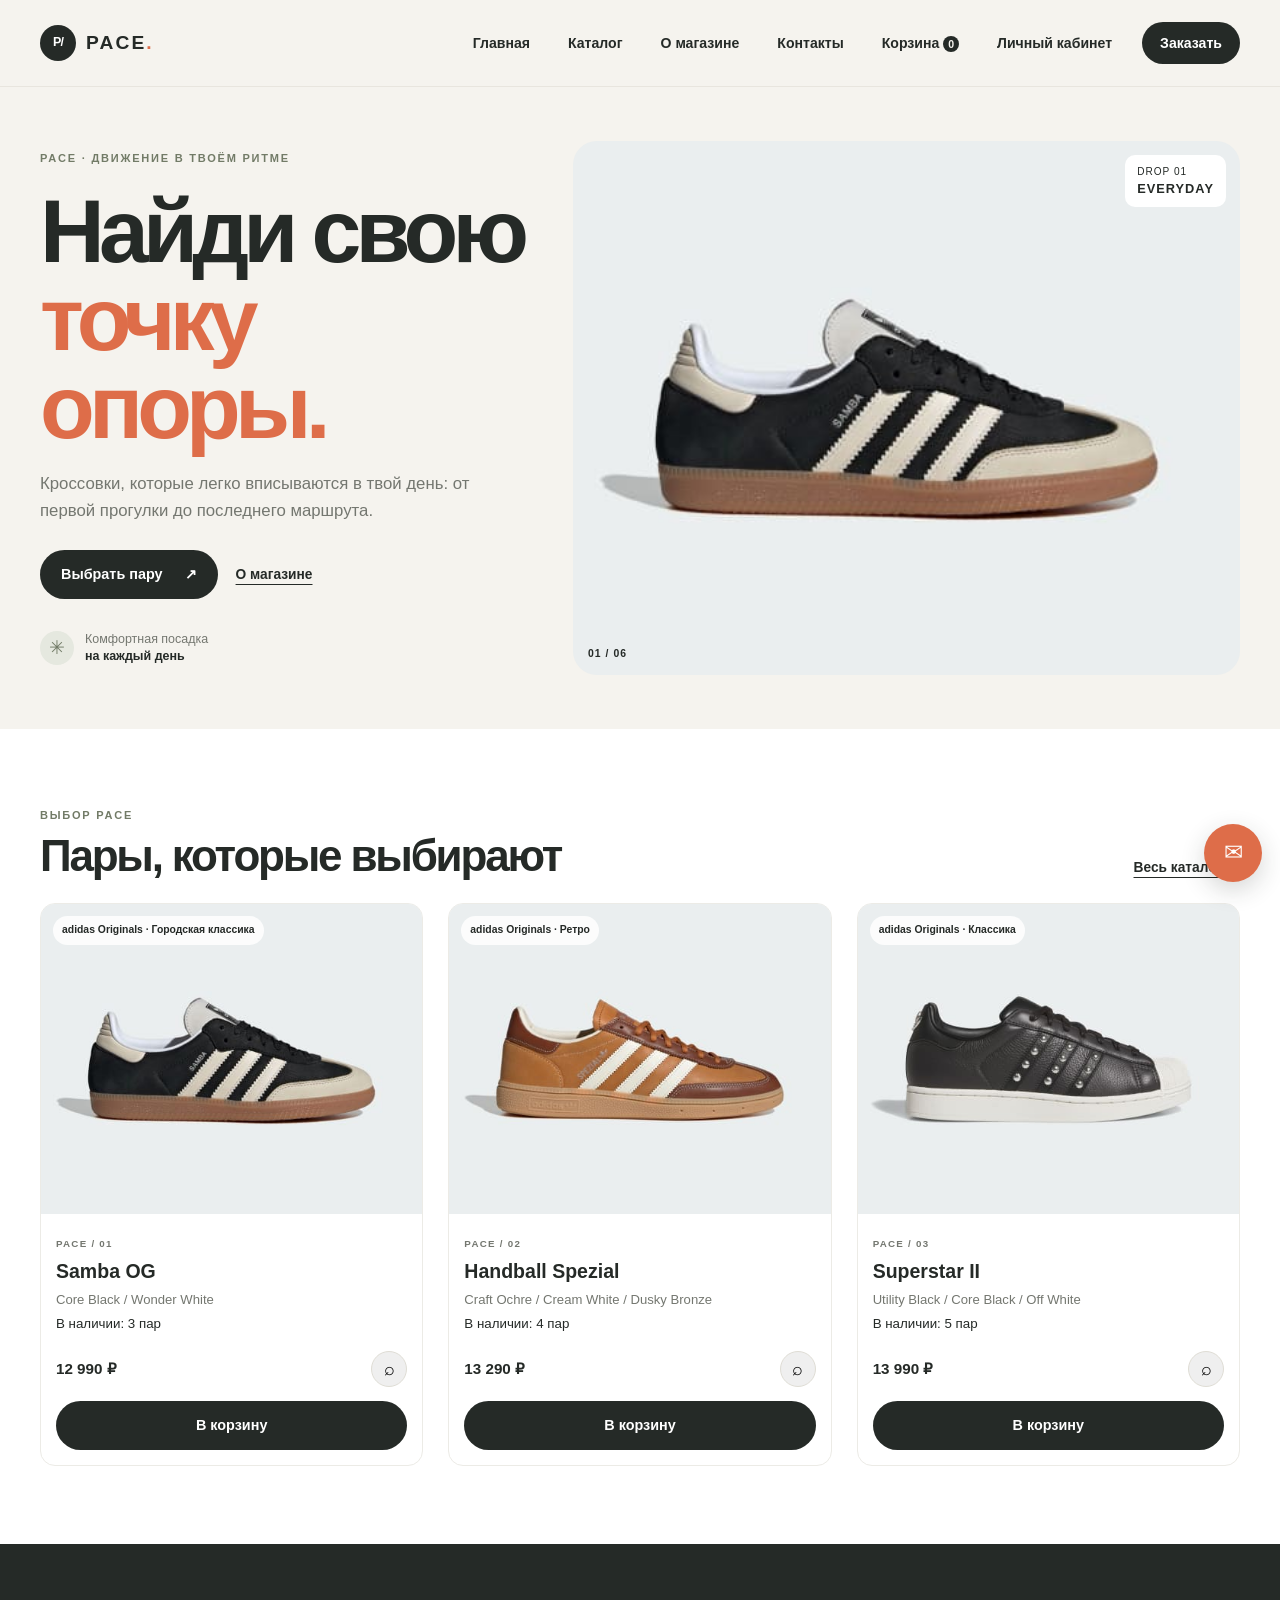
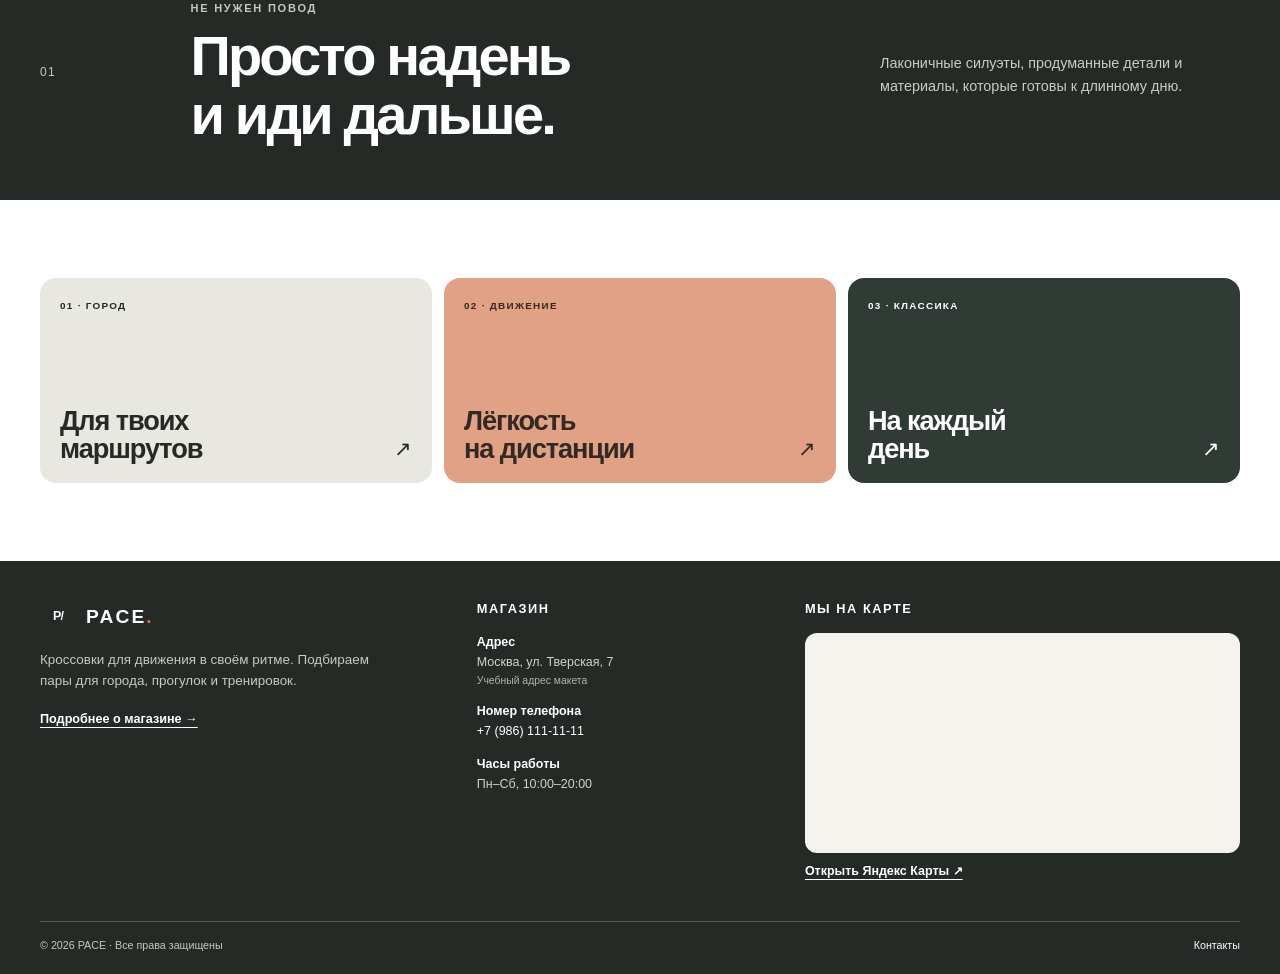
<file: index.html>
<!doctype html><html lang="ru"><head><meta charset="utf-8"><meta name="viewport" content="width=device-width, initial-scale=1"><meta name="theme-color" content="#f5f3ee"><meta name="description" content="PACE — кроссовки для города и активной жизни"><title>Кроссовки для своего ритма — PACE</title><link rel="icon" href="images/pace-favicon.svg" type="image/svg+xml"><link rel="stylesheet" href="css/style.css"><link rel="stylesheet" href="css/responsive.css"></head><body><a class="skip-link" href="#main">Перейти к основному содержимому</a><header class="site-header"><div class="container header-inner"><a class="brand" href="index.html" aria-label="PACE — главная"><span class="brand-mark">P/</span><span>PACE<span class="brand-dot">.</span></span></a><button class="menu-toggle" type="button" aria-expanded="false" aria-controls="site-nav" aria-label="Открыть меню"><span></span><span></span></button><nav class="site-nav" id="site-nav" aria-label="Главная навигация"><a href="index.html" aria-current="page">Главная</a><a href="catalog.html">Каталог</a><a href="about.html">О магазине</a><a href="contacts.html">Контакты</a><a href="cart.html" class="cart-nav">Корзина <span data-cart-count>0</span></a><a href="account.html">Личный кабинет</a><a class="nav-order" href="order.html">Заказать</a></nav></div></header><main id="main" tabindex="-1"><section class="hero"><div class="container hero-layout"><div class="hero-copy"><span class="eyebrow">PACE · ДВИЖЕНИЕ В ТВОЁМ РИТМЕ</span><h1>Найди свою<br><em>точку опоры.</em></h1><p>Кроссовки, которые легко вписываются в твой день: от первой прогулки до последнего маршрута.</p><div class="hero-actions"><a class="button button-dark" href="catalog.html">Выбрать пару <span aria-hidden="true">↗</span></a><a class="text-link" href="about.html">О магазине</a></div><div class="hero-note"><span class="note-mark">✳</span><span>Комфортная посадка<br><strong>на каждый день</strong></span></div></div><div class="hero-visual"><picture><source media="(min-width: 768px)" srcset="images/real/adidas-samba-og.jpg"><img src="images/real/hoka-clifton-10.jpg" alt="Официальная фотография кроссовок из каталога PACE" width="720" height="600" fetchpriority="high"></picture><span class="hero-tag">DROP 01<br><b>EVERYDAY</b></span><span class="hero-index">01 / 06</span></div></div></section><section class="section-block"><div class="container"><div class="section-heading"><div><span class="eyebrow">ВЫБОР PACE</span><h2>Пары, которые выбирают</h2></div><a class="text-link" href="catalog.html">Весь каталог →</a></div><div class="product-grid" data-featured></div></div></section><section class="story-band"><div class="container story-layout"><span class="story-number">01</span><div><span class="eyebrow">НЕ НУЖЕН ПОВОД</span><h2>Просто надень<br>и иди дальше.</h2></div><p>Лаконичные силуэты, продуманные детали и материалы, которые готовы к длинному дню.</p></div></section><section class="section-block"><div class="container category-grid"><a class="category-tile category-light" href="catalog.html?type=городские"><span>01 · ГОРОД</span><b>Для твоих<br>маршрутов</b><span class="tile-arrow">↗</span></a><a class="category-tile category-orange" href="catalog.html?type=беговые"><span>02 · ДВИЖЕНИЕ</span><b>Лёгкость<br>на дистанции</b><span class="tile-arrow">↗</span></a><a class="category-tile category-dark" href="catalog.html?type=классика"><span>03 · КЛАССИКА</span><b>На каждый<br>день</b><span class="tile-arrow">↗</span></a></div></section></main><footer class="site-footer"><div class="container footer-grid"><div class="footer-about"><a class="brand footer-brand" href="index.html"><span class="brand-mark">P/</span><span>PACE<span class="brand-dot">.</span></span></a><p>Кроссовки для движения в своём ритме. Подбираем пары для города, прогулок и тренировок.</p><a class="footer-more" href="about.html">Подробнее о магазине →</a></div><div class="footer-details"><h2>Магазин</h2><p class="demo-address"><strong>Адрес</strong><br>Москва, ул. Тверская, 7 <small>Учебный адрес макета</small></p><p><strong>Номер телефона</strong><br><a href="tel:+79861111111">+7 (986) 111-11-11</a></p><p><strong>Часы работы</strong><br>Пн–Сб, 10:00–20:00</p></div><div class="footer-map"><h2>Мы на карте</h2><iframe title="Демонстрационная точка магазина PACE на Яндекс Картах" src="https://yandex.ru/map-widget/v1/?ll=37.6058%2C55.7602&z=15&mode=search&text=Москва%2C%20улица%20Тверская%2C%207" loading="lazy" referrerpolicy="no-referrer-when-downgrade"></iframe><a href="https://yandex.ru/maps/?ll=37.6058%2C55.7602&z=15&text=Москва%2C%20улица%20Тверская%2C%207" target="_blank" rel="noopener noreferrer">Открыть Яндекс Карты ↗</a></div><div class="footer-bottom"><span>© 2026 PACE · Все права защищены</span><a href="contacts.html">Контакты</a></div></div></footer><script defer src="js/data.js"></script><script defer src="js/main.js"></script></body></html>
</file>
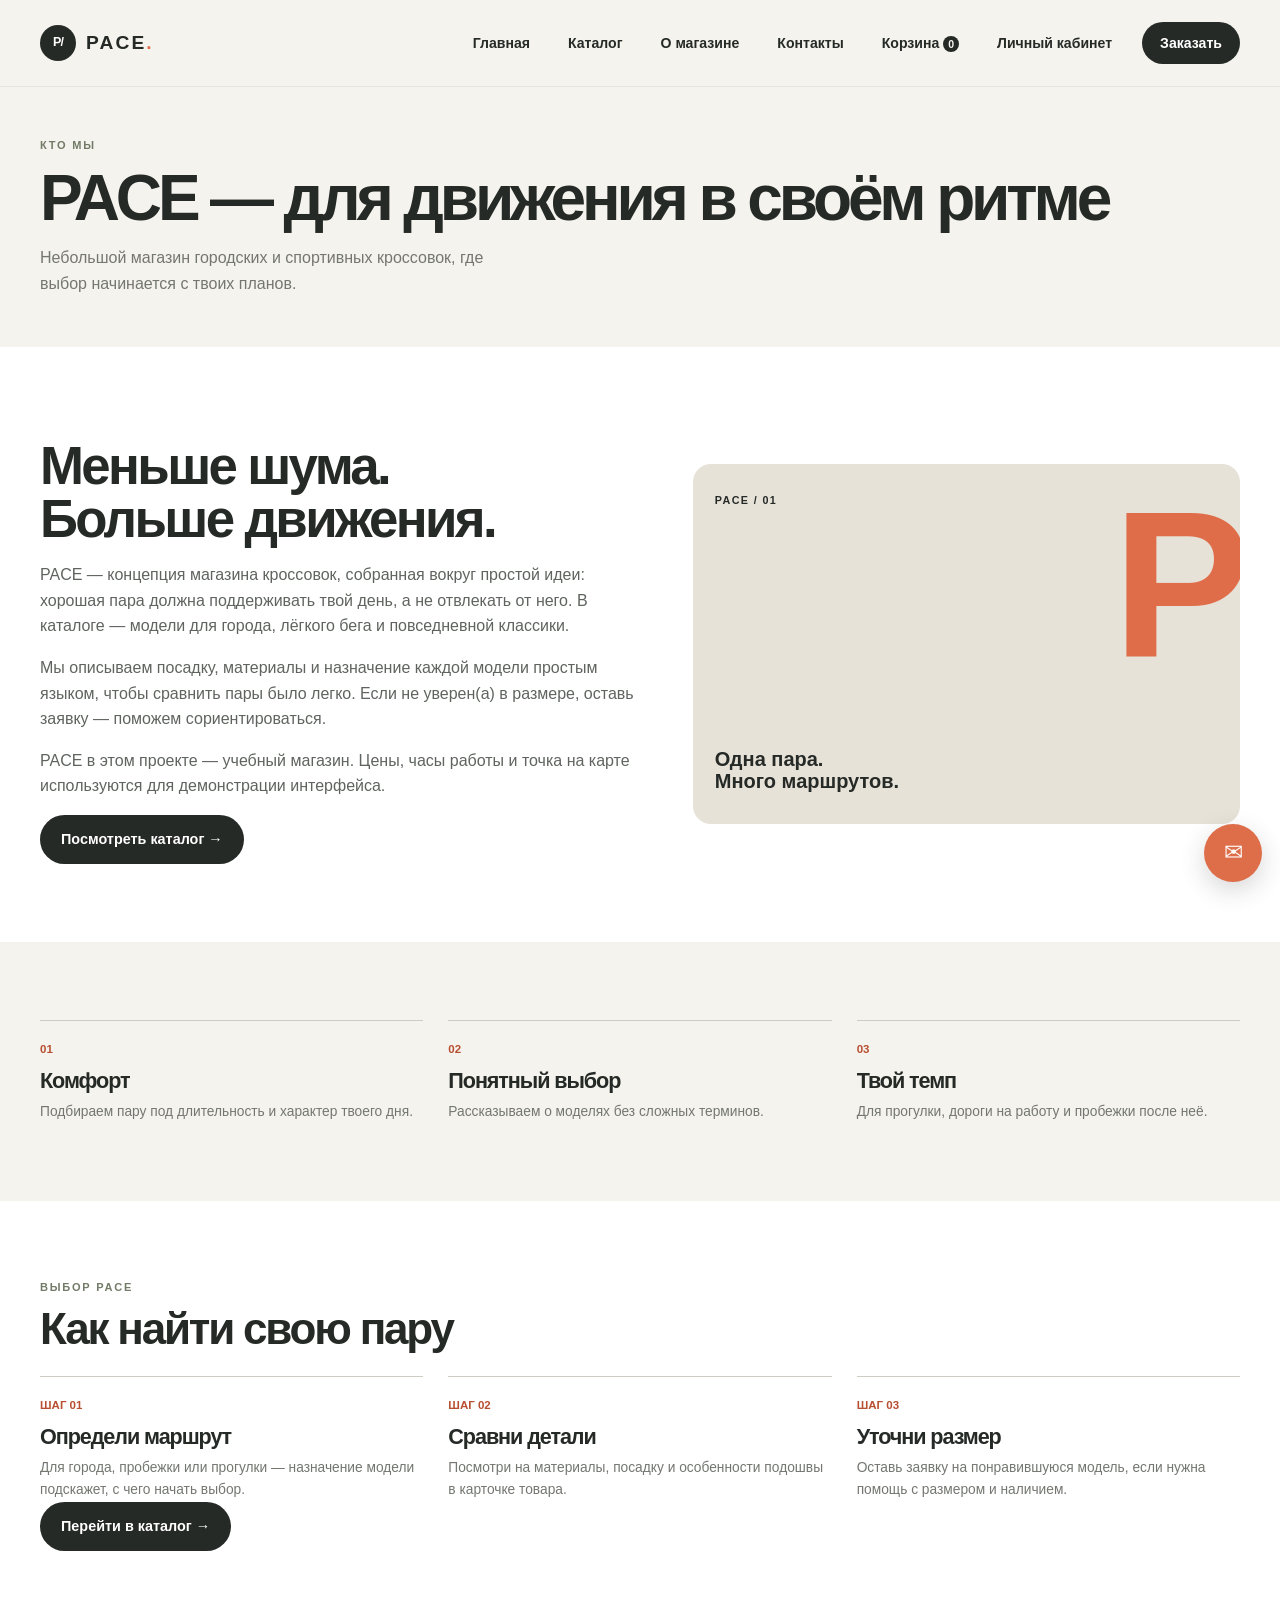
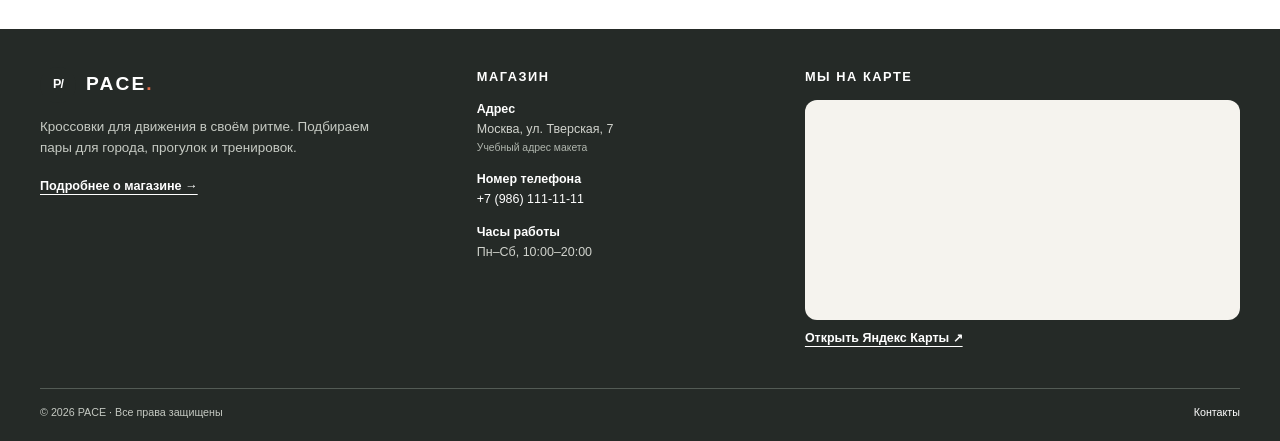
<file: about.html>
<!doctype html><html lang="ru"><head><meta charset="utf-8"><meta name="viewport" content="width=device-width, initial-scale=1"><meta name="theme-color" content="#f5f3ee"><meta name="description" content="PACE — кроссовки для города и активной жизни"><title>О магазине — PACE</title><link rel="icon" href="images/pace-favicon.svg" type="image/svg+xml"><link rel="stylesheet" href="css/style.css"><link rel="stylesheet" href="css/responsive.css"></head><body><a class="skip-link" href="#main">Перейти к основному содержимому</a><header class="site-header"><div class="container header-inner"><a class="brand" href="index.html" aria-label="PACE — главная"><span class="brand-mark">P/</span><span>PACE<span class="brand-dot">.</span></span></a><button class="menu-toggle" type="button" aria-expanded="false" aria-controls="site-nav" aria-label="Открыть меню"><span></span><span></span></button><nav class="site-nav" id="site-nav" aria-label="Главная навигация"><a href="index.html">Главная</a><a href="catalog.html">Каталог</a><a href="about.html" aria-current="page">О магазине</a><a href="contacts.html">Контакты</a><a href="cart.html" class="cart-nav">Корзина <span data-cart-count>0</span></a><a href="account.html">Личный кабинет</a><a class="nav-order" href="order.html">Заказать</a></nav></div></header><main id="main" tabindex="-1"><section class="page-intro"><div class="container"><span class="eyebrow">КТО МЫ</span><h1>PACE — для движения в своём ритме</h1><p>Небольшой магазин городских и спортивных кроссовок, где выбор начинается с твоих планов.</p></div></section><section class="section-block"><div class="container about-layout"><div class="about-copy"><h2>Меньше шума.<br>Больше движения.</h2><p>PACE — концепция магазина кроссовок, собранная вокруг простой идеи: хорошая пара должна поддерживать твой день, а не отвлекать от него. В каталоге — модели для города, лёгкого бега и повседневной классики.</p><p>Мы описываем посадку, материалы и назначение каждой модели простым языком, чтобы сравнить пары было легко. Если не уверен(а) в размере, оставь заявку — поможем сориентироваться.</p><p>PACE в этом проекте — учебный магазин. Цены, часы работы и точка на карте используются для демонстрации интерфейса.</p><a class="button button-dark" href="catalog.html">Посмотреть каталог →</a></div><div class="about-card"><span class="about-card-top">PACE / 01</span><div class="about-swoosh">P</div><p>Одна пара.<br>Много маршрутов.</p></div></div></section><section class="section-block values-section"><div class="container values-grid"><article><span>01</span><h2>Комфорт</h2><p>Подбираем пару под длительность и характер твоего дня.</p></article><article><span>02</span><h2>Понятный выбор</h2><p>Рассказываем о моделях без сложных терминов.</p></article><article><span>03</span><h2>Твой темп</h2><p>Для прогулки, дороги на работу и пробежки после неё.</p></article></div></section><section class="section-block approach-section"><div class="container"><div class="section-heading"><div><span class="eyebrow">ВЫБОР PACE</span><h2>Как найти свою пару</h2></div></div><div class="values-grid"><article><span>ШАГ 01</span><h2>Определи маршрут</h2><p>Для города, пробежки или прогулки — назначение модели подскажет, с чего начать выбор.</p></article><article><span>ШАГ 02</span><h2>Сравни детали</h2><p>Посмотри на материалы, посадку и особенности подошвы в карточке товара.</p></article><article><span>ШАГ 03</span><h2>Уточни размер</h2><p>Оставь заявку на понравившуюся модель, если нужна помощь с размером и наличием.</p></article></div><a class="button button-dark" href="catalog.html">Перейти в каталог →</a></div></section></main><footer class="site-footer"><div class="container footer-grid"><div class="footer-about"><a class="brand footer-brand" href="index.html"><span class="brand-mark">P/</span><span>PACE<span class="brand-dot">.</span></span></a><p>Кроссовки для движения в своём ритме. Подбираем пары для города, прогулок и тренировок.</p><a class="footer-more" href="about.html">Подробнее о магазине →</a></div><div class="footer-details"><h2>Магазин</h2><p class="demo-address"><strong>Адрес</strong><br>Москва, ул. Тверская, 7 <small>Учебный адрес макета</small></p><p><strong>Номер телефона</strong><br><a href="tel:+79861111111">+7 (986) 111-11-11</a></p><p><strong>Часы работы</strong><br>Пн–Сб, 10:00–20:00</p></div><div class="footer-map"><h2>Мы на карте</h2><iframe title="Демонстрационная точка магазина PACE на Яндекс Картах" src="https://yandex.ru/map-widget/v1/?ll=37.6058%2C55.7602&z=15&mode=search&text=Москва%2C%20улица%20Тверская%2C%207" loading="lazy" referrerpolicy="no-referrer-when-downgrade"></iframe><a href="https://yandex.ru/maps/?ll=37.6058%2C55.7602&z=15&text=Москва%2C%20улица%20Тверская%2C%207" target="_blank" rel="noopener noreferrer">Открыть Яндекс Карты ↗</a></div><div class="footer-bottom"><span>© 2026 PACE · Все права защищены</span><a href="contacts.html">Контакты</a></div></div></footer><script defer src="js/data.js"></script><script defer src="js/main.js"></script></body></html>
</file>
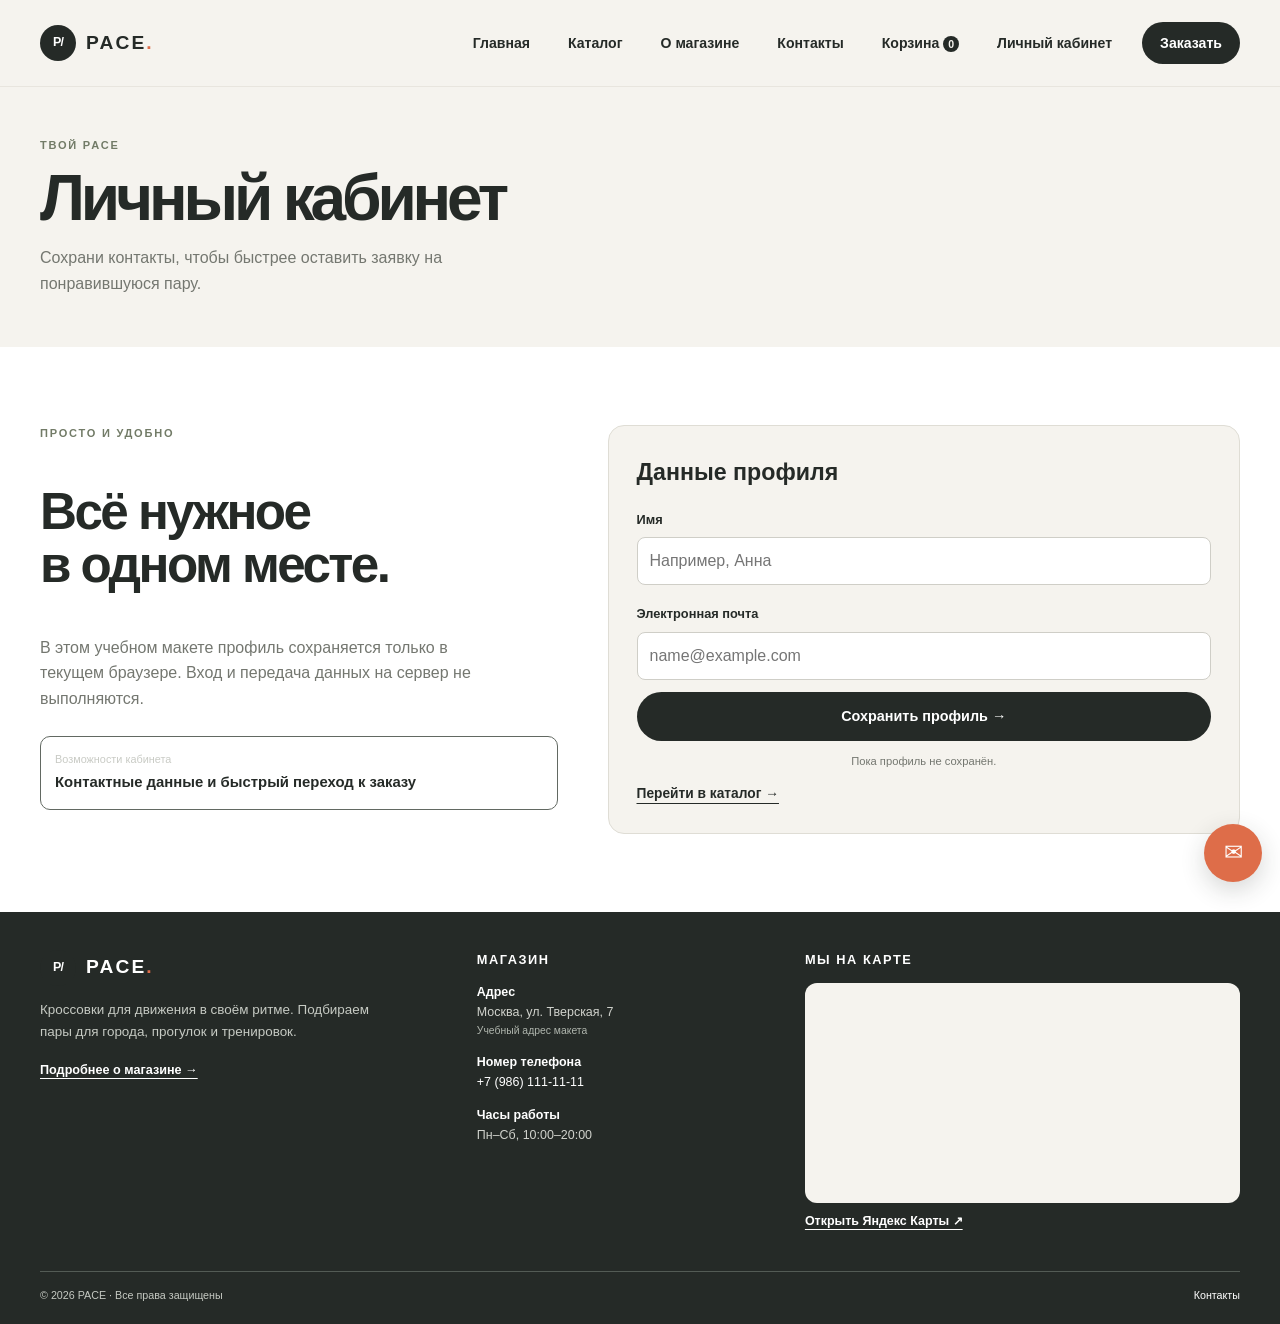
<file: account.html>
<!doctype html><html lang="ru"><head><meta charset="utf-8"><meta name="viewport" content="width=device-width, initial-scale=1"><meta name="theme-color" content="#f5f3ee"><meta name="description" content="PACE — кроссовки для города и активной жизни"><title>Личный кабинет — PACE</title><link rel="icon" href="images/pace-favicon.svg" type="image/svg+xml"><link rel="stylesheet" href="css/style.css"><link rel="stylesheet" href="css/responsive.css"></head><body><a class="skip-link" href="#main">Перейти к основному содержимому</a><header class="site-header"><div class="container header-inner"><a class="brand" href="index.html" aria-label="PACE — главная"><span class="brand-mark">P/</span><span>PACE<span class="brand-dot">.</span></span></a><button class="menu-toggle" type="button" aria-expanded="false" aria-controls="site-nav" aria-label="Открыть меню"><span></span><span></span></button><nav class="site-nav" id="site-nav" aria-label="Главная навигация"><a href="index.html">Главная</a><a href="catalog.html">Каталог</a><a href="about.html">О магазине</a><a href="contacts.html">Контакты</a><a href="cart.html" class="cart-nav">Корзина <span data-cart-count>0</span></a><a href="account.html" aria-current="page">Личный кабинет</a><a class="nav-order" href="order.html">Заказать</a></nav></div></header><main id="main" tabindex="-1">
<section class="page-intro"><div class="container"><span class="eyebrow">ТВОЙ PACE</span><h1>Личный кабинет</h1><p>Сохрани контакты, чтобы быстрее оставить заявку на понравившуюся пару.</p></div></section>
<section class="section-block"><div class="container account-layout">
<div class="account-intro"><span class="eyebrow">ПРОСТО И УДОБНО</span><h2>Всё нужное<br>в одном месте.</h2><p>В этом учебном макете профиль сохраняется только в текущем браузере. Вход и передача данных на сервер не выполняются.</p><div class="order-summary"><span>Возможности кабинета</span><strong>Контактные данные и быстрый переход к заказу</strong></div></div>
<form class="account-form" id="accountForm"><h2>Данные профиля</h2><div class="form-group"><label for="accountName">Имя</label><input class="field-control" id="accountName" name="name" autocomplete="name" required minlength="2" placeholder="Например, Анна"></div><div class="form-group"><label for="accountEmail">Электронная почта</label><input class="field-control" id="accountEmail" name="email" type="email" autocomplete="email" required placeholder="name@example.com"></div><button class="button button-dark" type="submit">Сохранить профиль →</button><button class="account-clear" id="accountClear" type="button" hidden>Выйти и очистить профиль</button><p class="form-note" id="accountStatus" role="status">Пока профиль не сохранён.</p><a class="text-link" href="catalog.html">Перейти в каталог →</a></form>
</div></section></main><footer class="site-footer"><div class="container footer-grid"><div class="footer-about"><a class="brand footer-brand" href="index.html"><span class="brand-mark">P/</span><span>PACE<span class="brand-dot">.</span></span></a><p>Кроссовки для движения в своём ритме. Подбираем пары для города, прогулок и тренировок.</p><a class="footer-more" href="about.html">Подробнее о магазине →</a></div><div class="footer-details"><h2>Магазин</h2><p class="demo-address"><strong>Адрес</strong><br>Москва, ул. Тверская, 7 <small>Учебный адрес макета</small></p><p><strong>Номер телефона</strong><br><a href="tel:+79861111111">+7 (986) 111-11-11</a></p><p><strong>Часы работы</strong><br>Пн–Сб, 10:00–20:00</p></div><div class="footer-map"><h2>Мы на карте</h2><iframe title="Демонстрационная точка магазина PACE на Яндекс Картах" src="https://yandex.ru/map-widget/v1/?ll=37.6058%2C55.7602&z=15&mode=search&text=Москва%2C%20улица%20Тверская%2C%207" loading="lazy" referrerpolicy="no-referrer-when-downgrade"></iframe><a href="https://yandex.ru/maps/?ll=37.6058%2C55.7602&z=15&text=Москва%2C%20улица%20Тверская%2C%207" target="_blank" rel="noopener noreferrer">Открыть Яндекс Карты ↗</a></div><div class="footer-bottom"><span>© 2026 PACE · Все права защищены</span><a href="contacts.html">Контакты</a></div></div></footer><script defer src="js/data.js"></script><script defer src="js/main.js"></script></body></html>
</file>
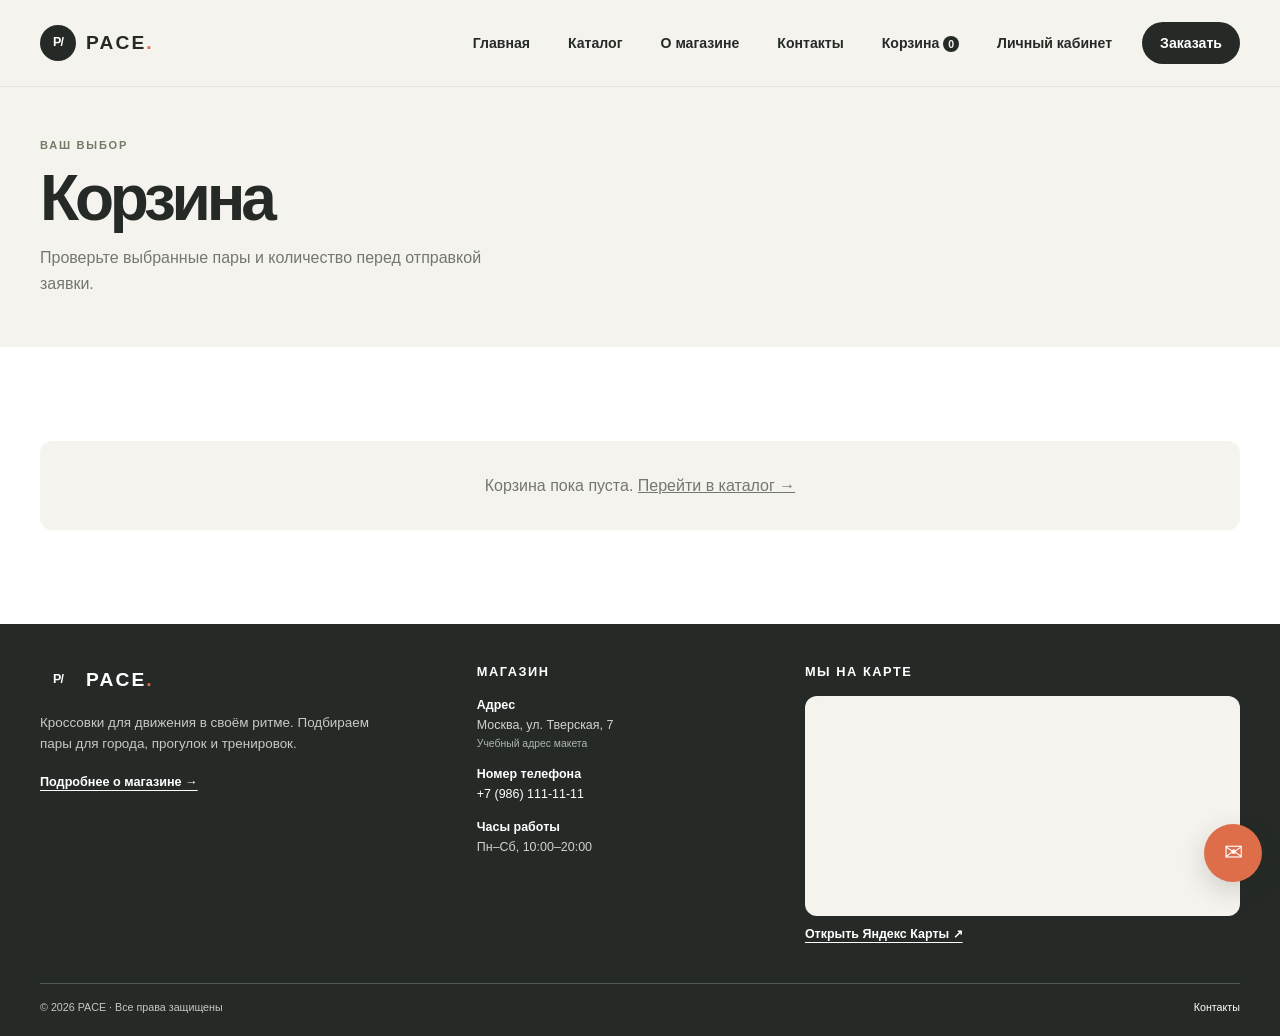
<file: cart.html>
<!doctype html><html lang="ru"><head><meta charset="utf-8"><meta name="viewport" content="width=device-width, initial-scale=1"><meta name="theme-color" content="#f5f3ee"><meta name="description" content="PACE — кроссовки для города и активной жизни"><title>Корзина — PACE</title><link rel="icon" href="images/pace-favicon.svg" type="image/svg+xml"><link rel="stylesheet" href="css/style.css"><link rel="stylesheet" href="css/responsive.css"></head><body><a class="skip-link" href="#main">Перейти к основному содержимому</a><header class="site-header"><div class="container header-inner"><a class="brand" href="index.html" aria-label="PACE — главная"><span class="brand-mark">P/</span><span>PACE<span class="brand-dot">.</span></span></a><button class="menu-toggle" type="button" aria-expanded="false" aria-controls="site-nav" aria-label="Открыть меню"><span></span><span></span></button><nav class="site-nav" id="site-nav" aria-label="Главная навигация"><a href="index.html">Главная</a><a href="catalog.html">Каталог</a><a href="about.html">О магазине</a><a href="contacts.html">Контакты</a><a href="cart.html" class="cart-nav" aria-current="page">Корзина <span data-cart-count>0</span></a><a href="account.html">Личный кабинет</a><a class="nav-order" href="order.html">Заказать</a></nav></div></header><main id="main" tabindex="-1"><section class="page-intro"><div class="container"><span class="eyebrow">ВАШ ВЫБОР</span><h1>Корзина</h1><p>Проверьте выбранные пары и количество перед отправкой заявки.</p></div></section><section class="section-block"><div class="container" data-cart aria-live="polite"></div></section></main><footer class="site-footer"><div class="container footer-grid"><div class="footer-about"><a class="brand footer-brand" href="index.html"><span class="brand-mark">P/</span><span>PACE<span class="brand-dot">.</span></span></a><p>Кроссовки для движения в своём ритме. Подбираем пары для города, прогулок и тренировок.</p><a class="footer-more" href="about.html">Подробнее о магазине →</a></div><div class="footer-details"><h2>Магазин</h2><p class="demo-address"><strong>Адрес</strong><br>Москва, ул. Тверская, 7 <small>Учебный адрес макета</small></p><p><strong>Номер телефона</strong><br><a href="tel:+79861111111">+7 (986) 111-11-11</a></p><p><strong>Часы работы</strong><br>Пн–Сб, 10:00–20:00</p></div><div class="footer-map"><h2>Мы на карте</h2><iframe title="Демонстрационная точка магазина PACE на Яндекс Картах" src="https://yandex.ru/map-widget/v1/?ll=37.6058%2C55.7602&z=15&mode=search&text=Москва%2C%20улица%20Тверская%2C%207" loading="lazy" referrerpolicy="no-referrer-when-downgrade"></iframe><a href="https://yandex.ru/maps/?ll=37.6058%2C55.7602&z=15&text=Москва%2C%20улица%20Тверская%2C%207" target="_blank" rel="noopener noreferrer">Открыть Яндекс Карты ↗</a></div><div class="footer-bottom"><span>© 2026 PACE · Все права защищены</span><a href="contacts.html">Контакты</a></div></div></footer><script defer src="js/data.js"></script><script defer src="js/main.js"></script></body></html>
</file>
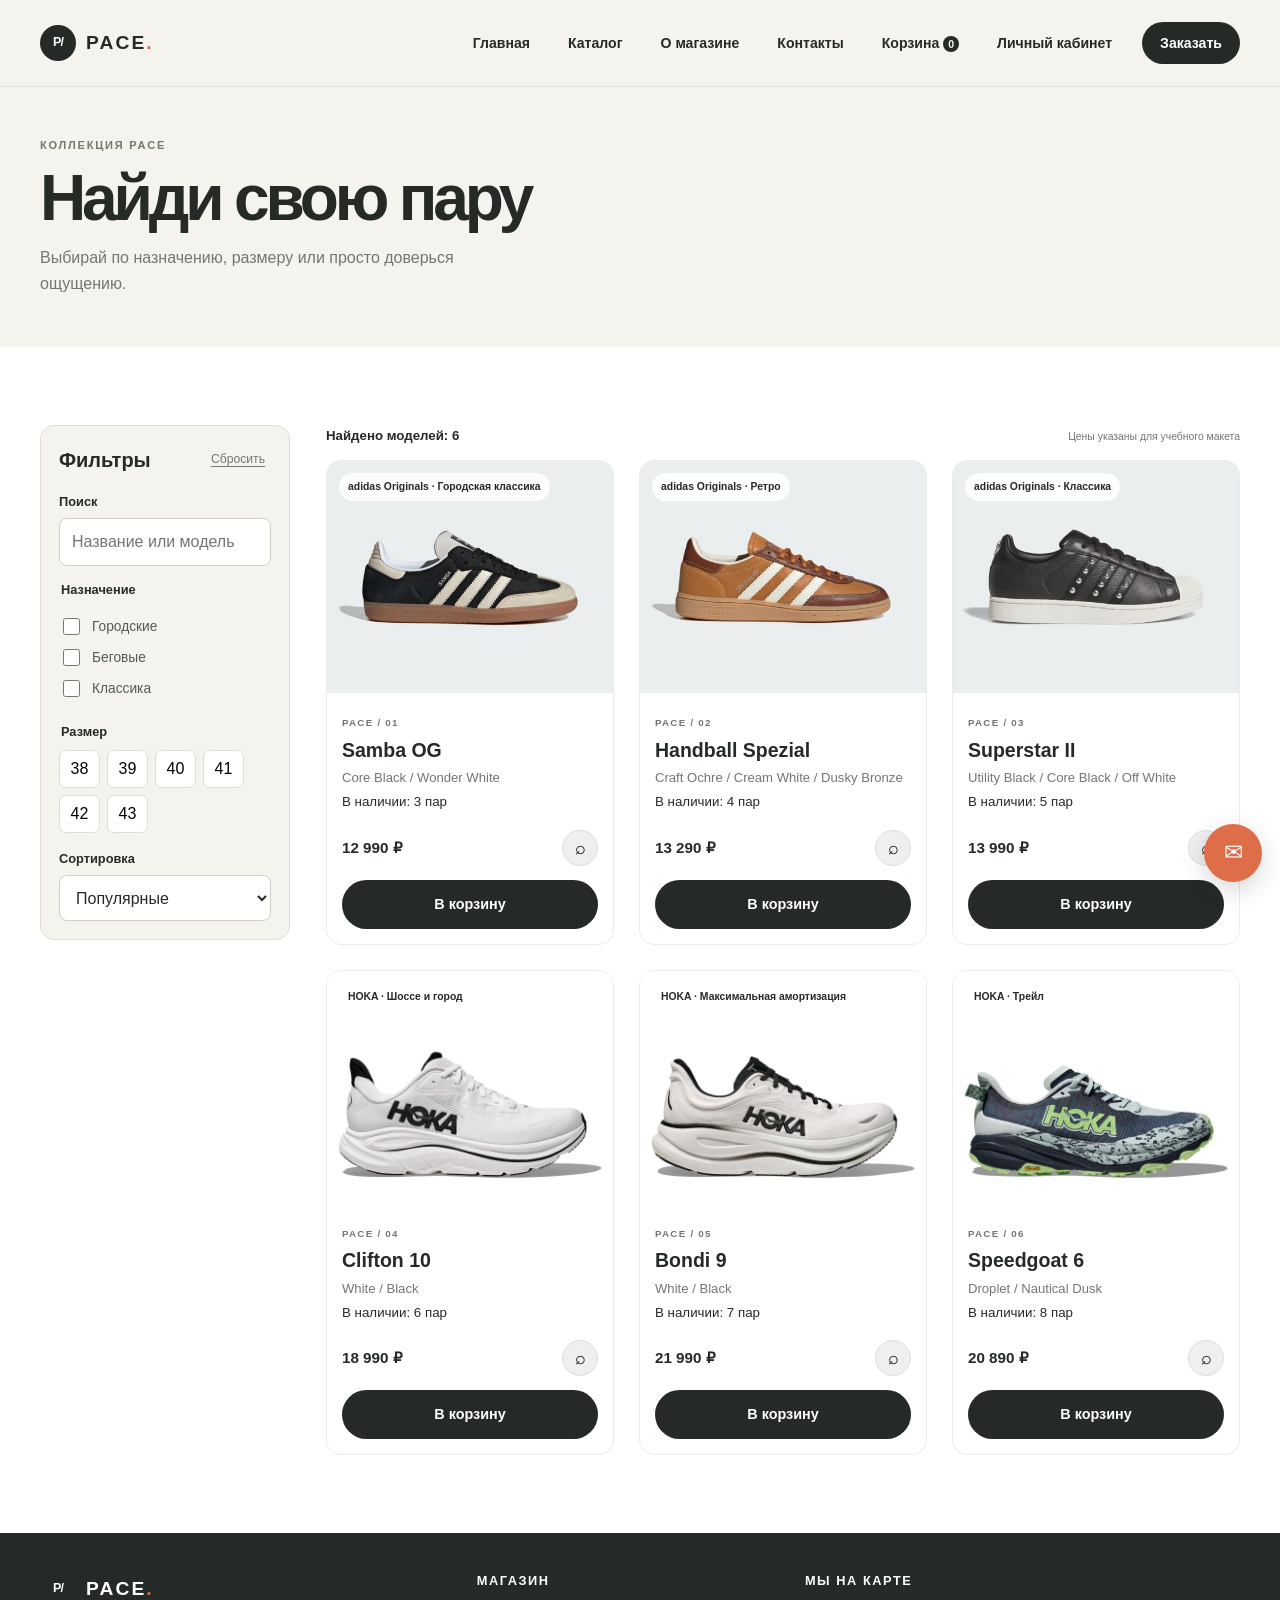
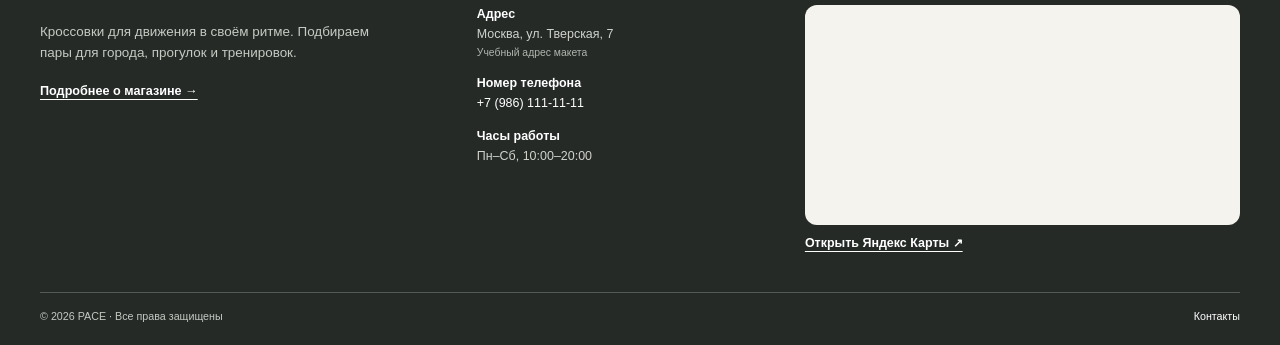
<file: catalog.html>
<!doctype html><html lang="ru"><head><meta charset="utf-8"><meta name="viewport" content="width=device-width, initial-scale=1"><meta name="theme-color" content="#f5f3ee"><meta name="description" content="PACE — кроссовки для города и активной жизни"><title>Каталог — PACE</title><link rel="icon" href="images/pace-favicon.svg" type="image/svg+xml"><link rel="stylesheet" href="css/style.css"><link rel="stylesheet" href="css/responsive.css"></head><body><a class="skip-link" href="#main">Перейти к основному содержимому</a><header class="site-header"><div class="container header-inner"><a class="brand" href="index.html" aria-label="PACE — главная"><span class="brand-mark">P/</span><span>PACE<span class="brand-dot">.</span></span></a><button class="menu-toggle" type="button" aria-expanded="false" aria-controls="site-nav" aria-label="Открыть меню"><span></span><span></span></button><nav class="site-nav" id="site-nav" aria-label="Главная навигация"><a href="index.html">Главная</a><a href="catalog.html" aria-current="page">Каталог</a><a href="about.html">О магазине</a><a href="contacts.html">Контакты</a><a href="cart.html" class="cart-nav">Корзина <span data-cart-count>0</span></a><a href="account.html">Личный кабинет</a><a class="nav-order" href="order.html">Заказать</a></nav></div></header><main id="main" tabindex="-1"><section class="page-intro"><div class="container"><span class="eyebrow">КОЛЛЕКЦИЯ PACE</span><h1>Найди свою пару</h1><p>Выбирай по назначению, размеру или просто доверься ощущению.</p></div></section><section class="section-block"><div class="container catalog-layout"><aside class="filter-panel" aria-label="Фильтры каталога"><div class="filter-head"><h2>Фильтры</h2><button type="button" class="reset-button" id="resetFilters">Сбросить</button></div><label class="field-label" for="productSearch">Поиск</label><input class="field-control" id="productSearch" type="search" placeholder="Название или модель"><fieldset class="filter-group"><legend>Назначение</legend><label><input type="checkbox" name="kind" value="городские"> Городские</label><label><input type="checkbox" name="kind" value="беговые"> Беговые</label><label><input type="checkbox" name="kind" value="классика"> Классика</label></fieldset><fieldset class="filter-group"><legend>Размер</legend><div class="size-filter" id="sizeFilters"><button type="button" data-size="38">38</button><button type="button" data-size="39">39</button><button type="button" data-size="40">40</button><button type="button" data-size="41">41</button><button type="button" data-size="42">42</button><button type="button" data-size="43">43</button></div></fieldset><label class="field-label" for="sortBy">Сортировка</label><select class="field-control" id="sortBy"><option value="popular">Популярные</option><option value="price-up">Сначала дешевле</option><option value="price-down">Сначала дороже</option><option value="name">По названию</option></select></aside><div class="catalog-results"><div class="catalog-toolbar"><p id="resultsCount" aria-live="polite">Загружаем каталог…</p><span>Цены указаны для учебного макета</span></div><div class="product-grid" data-catalog></div></div></div></section></main><footer class="site-footer"><div class="container footer-grid"><div class="footer-about"><a class="brand footer-brand" href="index.html"><span class="brand-mark">P/</span><span>PACE<span class="brand-dot">.</span></span></a><p>Кроссовки для движения в своём ритме. Подбираем пары для города, прогулок и тренировок.</p><a class="footer-more" href="about.html">Подробнее о магазине →</a></div><div class="footer-details"><h2>Магазин</h2><p class="demo-address"><strong>Адрес</strong><br>Москва, ул. Тверская, 7 <small>Учебный адрес макета</small></p><p><strong>Номер телефона</strong><br><a href="tel:+79861111111">+7 (986) 111-11-11</a></p><p><strong>Часы работы</strong><br>Пн–Сб, 10:00–20:00</p></div><div class="footer-map"><h2>Мы на карте</h2><iframe title="Демонстрационная точка магазина PACE на Яндекс Картах" src="https://yandex.ru/map-widget/v1/?ll=37.6058%2C55.7602&z=15&mode=search&text=Москва%2C%20улица%20Тверская%2C%207" loading="lazy" referrerpolicy="no-referrer-when-downgrade"></iframe><a href="https://yandex.ru/maps/?ll=37.6058%2C55.7602&z=15&text=Москва%2C%20улица%20Тверская%2C%207" target="_blank" rel="noopener noreferrer">Открыть Яндекс Карты ↗</a></div><div class="footer-bottom"><span>© 2026 PACE · Все права защищены</span><a href="contacts.html">Контакты</a></div></div></footer><script defer src="js/data.js"></script><script defer src="js/main.js"></script></body></html>
</file>
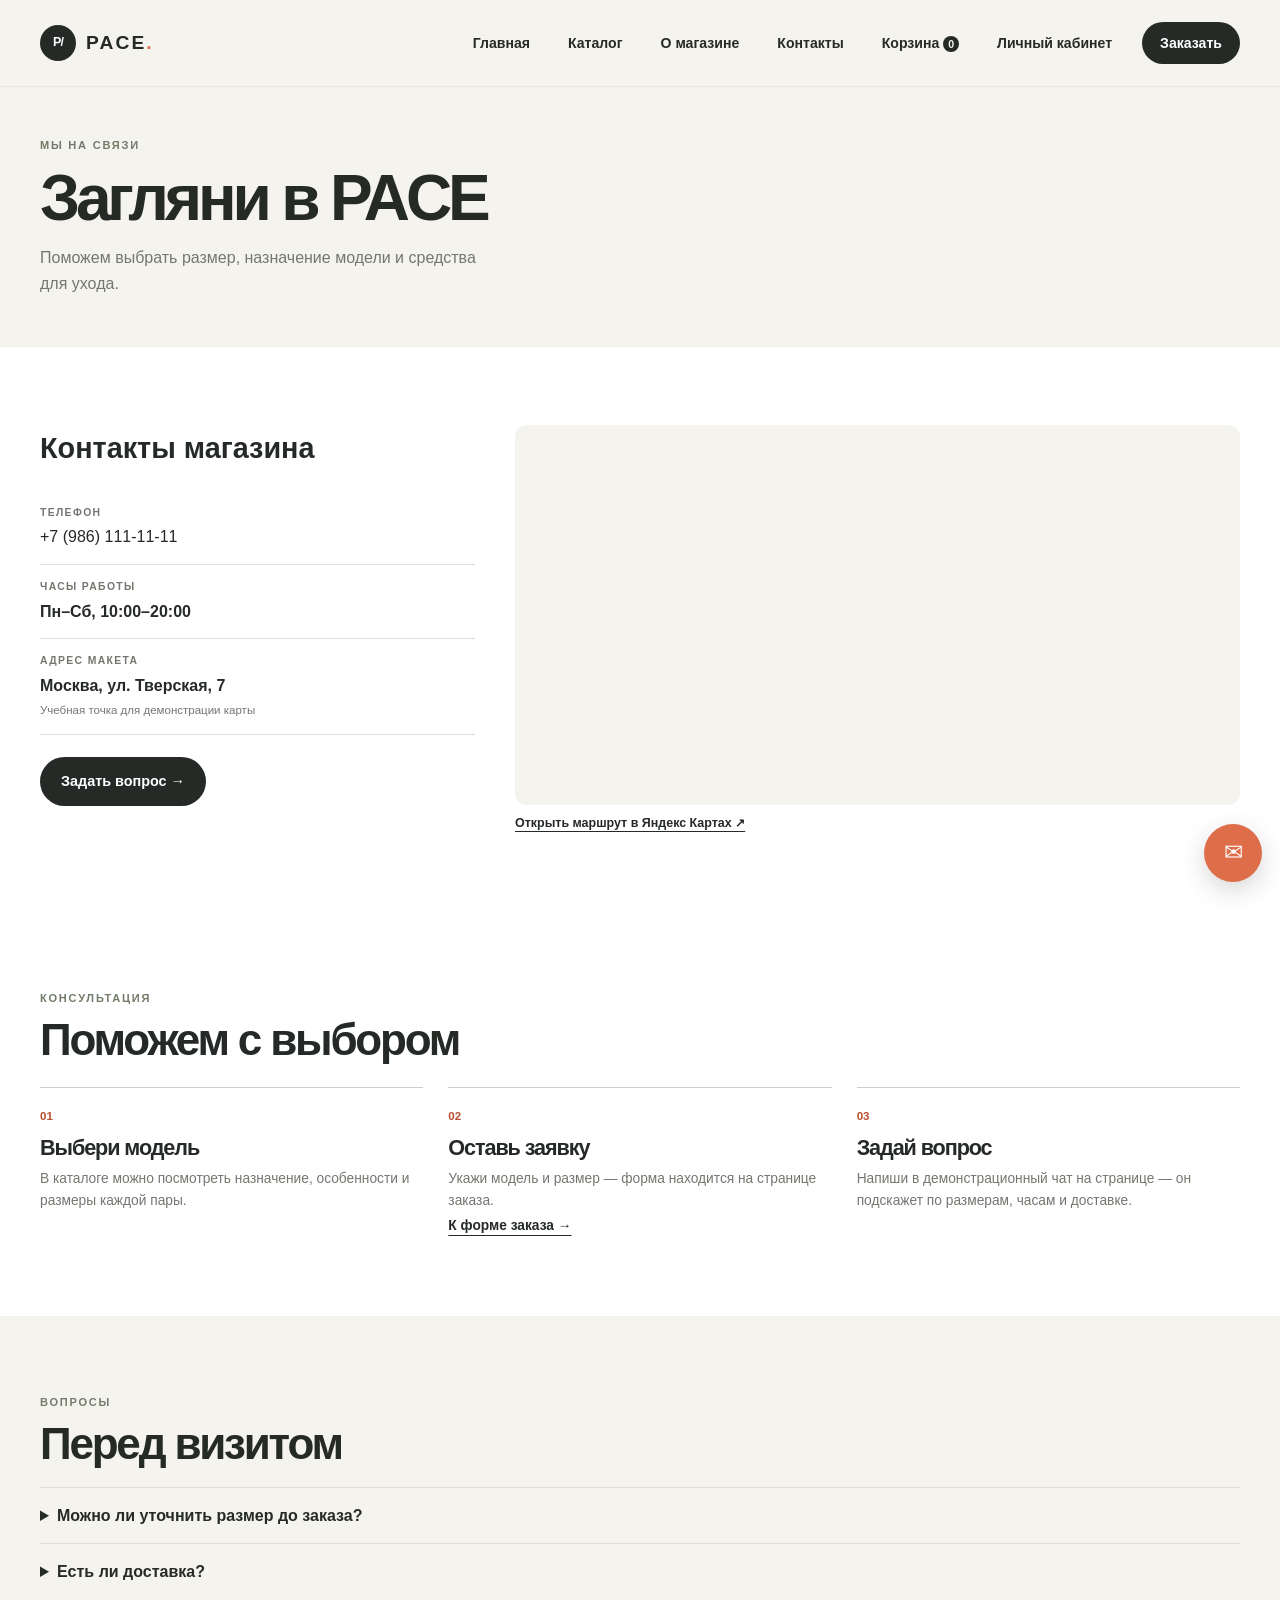
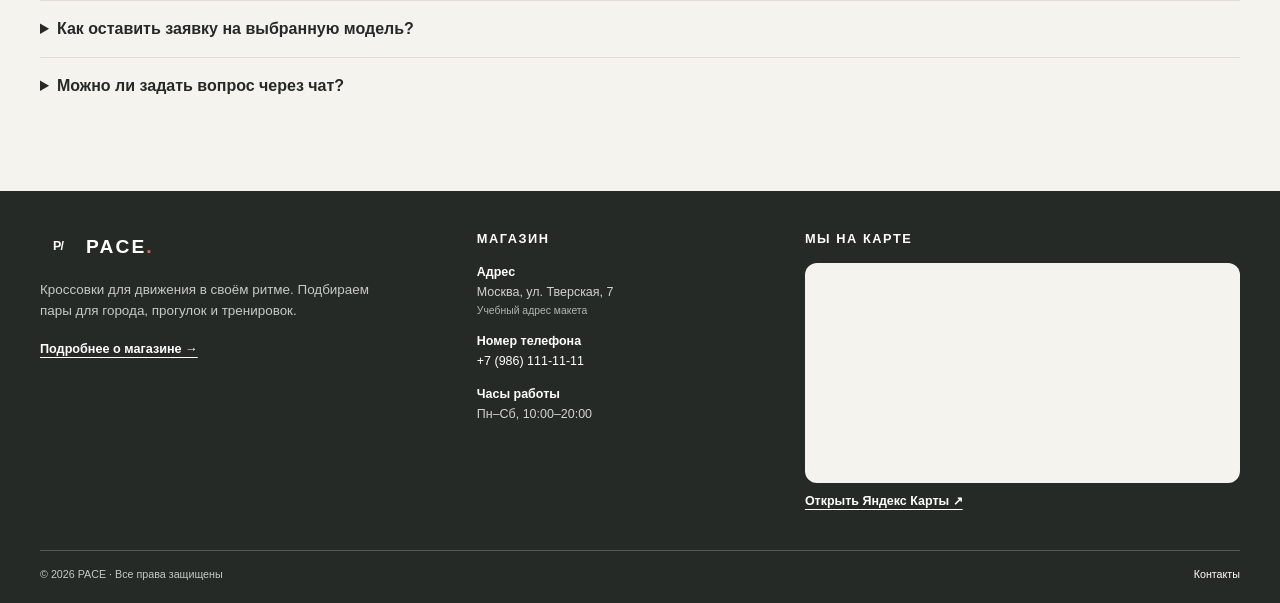
<file: contacts.html>
<!doctype html><html lang="ru"><head><meta charset="utf-8"><meta name="viewport" content="width=device-width, initial-scale=1"><meta name="theme-color" content="#f5f3ee"><meta name="description" content="PACE — кроссовки для города и активной жизни"><title>Контакты магазина — PACE</title><link rel="icon" href="images/pace-favicon.svg" type="image/svg+xml"><link rel="stylesheet" href="css/style.css"><link rel="stylesheet" href="css/responsive.css"></head><body><a class="skip-link" href="#main">Перейти к основному содержимому</a><header class="site-header"><div class="container header-inner"><a class="brand" href="index.html" aria-label="PACE — главная"><span class="brand-mark">P/</span><span>PACE<span class="brand-dot">.</span></span></a><button class="menu-toggle" type="button" aria-expanded="false" aria-controls="site-nav" aria-label="Открыть меню"><span></span><span></span></button><nav class="site-nav" id="site-nav" aria-label="Главная навигация"><a href="index.html">Главная</a><a href="catalog.html">Каталог</a><a href="about.html">О магазине</a><a href="contacts.html" aria-current="page">Контакты</a><a href="cart.html" class="cart-nav">Корзина <span data-cart-count>0</span></a><a href="account.html">Личный кабинет</a><a class="nav-order" href="order.html">Заказать</a></nav></div></header><main id="main" tabindex="-1"><section class="page-intro"><div class="container"><span class="eyebrow">МЫ НА СВЯЗИ</span><h1>Загляни в PACE</h1><p>Поможем выбрать размер, назначение модели и средства для ухода.</p></div></section><section class="section-block"><div class="container contact-layout"><div class="contact-copy"><h2>Контакты магазина</h2><div class="contact-item"><span>ТЕЛЕФОН</span><a href="tel:+79861111111">+7 (986) 111-11-11</a></div><div class="contact-item"><span>ЧАСЫ РАБОТЫ</span><strong>Пн–Сб, 10:00–20:00</strong></div><div class="contact-item"><span>АДРЕС МАКЕТА</span><strong>Москва, ул. Тверская, 7</strong><small>Учебная точка для демонстрации карты</small></div><a class="button button-dark" href="order.html">Задать вопрос →</a></div><div class="contact-map"><iframe title="Демонстрационная точка PACE на Яндекс Картах" src="https://yandex.ru/map-widget/v1/?ll=37.6058%2C55.7602&z=15&mode=search&text=Москва%2C%20улица%20Тверская%2C%207" loading="lazy" referrerpolicy="no-referrer-when-downgrade"></iframe><a href="https://yandex.ru/maps/?ll=37.6058%2C55.7602&z=15&text=Москва%2C%20улица%20Тверская%2C%207" target="_blank" rel="noopener noreferrer">Открыть маршрут в Яндекс Картах ↗</a></div></div></section><section class="section-block contact-help"><div class="container"><div class="section-heading"><div><span class="eyebrow">КОНСУЛЬТАЦИЯ</span><h2>Поможем с выбором</h2></div></div><div class="values-grid"><article><span>01</span><h2>Выбери модель</h2><p>В каталоге можно посмотреть назначение, особенности и размеры каждой пары.</p></article><article><span>02</span><h2>Оставь заявку</h2><p>Укажи модель и размер — форма находится на странице заказа.</p><a class="text-link" href="order.html">К форме заказа →</a></article><article><span>03</span><h2>Задай вопрос</h2><p>Напиши в демонстрационный чат на странице — он подскажет по размерам, часам и доставке.</p></article></div></div></section><section class="section-block faq-block"><div class="container"><span class="eyebrow">ВОПРОСЫ</span><h2>Перед визитом</h2><details><summary>Можно ли уточнить размер до заказа?</summary><p>Да. Оставь заявку с моделью и телефоном — магазин свяжется и подскажет по размеру.</p></details><details><summary>Есть ли доставка?</summary><p>Детали доставки согласуются при обратной связи по заявке.</p></details><details><summary>Как оставить заявку на выбранную модель?</summary><p>Открой страницу модели или форму заказа, выбери кроссовки и размер, затем заполни контактные данные.</p></details><details><summary>Можно ли задать вопрос через чат?</summary><p>Да, чат находится внизу страницы. В учебной версии он показывает заранее подготовленные ответы.</p></details></div></section></main><footer class="site-footer"><div class="container footer-grid"><div class="footer-about"><a class="brand footer-brand" href="index.html"><span class="brand-mark">P/</span><span>PACE<span class="brand-dot">.</span></span></a><p>Кроссовки для движения в своём ритме. Подбираем пары для города, прогулок и тренировок.</p><a class="footer-more" href="about.html">Подробнее о магазине →</a></div><div class="footer-details"><h2>Магазин</h2><p class="demo-address"><strong>Адрес</strong><br>Москва, ул. Тверская, 7 <small>Учебный адрес макета</small></p><p><strong>Номер телефона</strong><br><a href="tel:+79861111111">+7 (986) 111-11-11</a></p><p><strong>Часы работы</strong><br>Пн–Сб, 10:00–20:00</p></div><div class="footer-map"><h2>Мы на карте</h2><iframe title="Демонстрационная точка магазина PACE на Яндекс Картах" src="https://yandex.ru/map-widget/v1/?ll=37.6058%2C55.7602&z=15&mode=search&text=Москва%2C%20улица%20Тверская%2C%207" loading="lazy" referrerpolicy="no-referrer-when-downgrade"></iframe><a href="https://yandex.ru/maps/?ll=37.6058%2C55.7602&z=15&text=Москва%2C%20улица%20Тверская%2C%207" target="_blank" rel="noopener noreferrer">Открыть Яндекс Карты ↗</a></div><div class="footer-bottom"><span>© 2026 PACE · Все права защищены</span><a href="contacts.html">Контакты</a></div></div></footer><script defer src="js/data.js"></script><script defer src="js/main.js"></script></body></html>
</file>
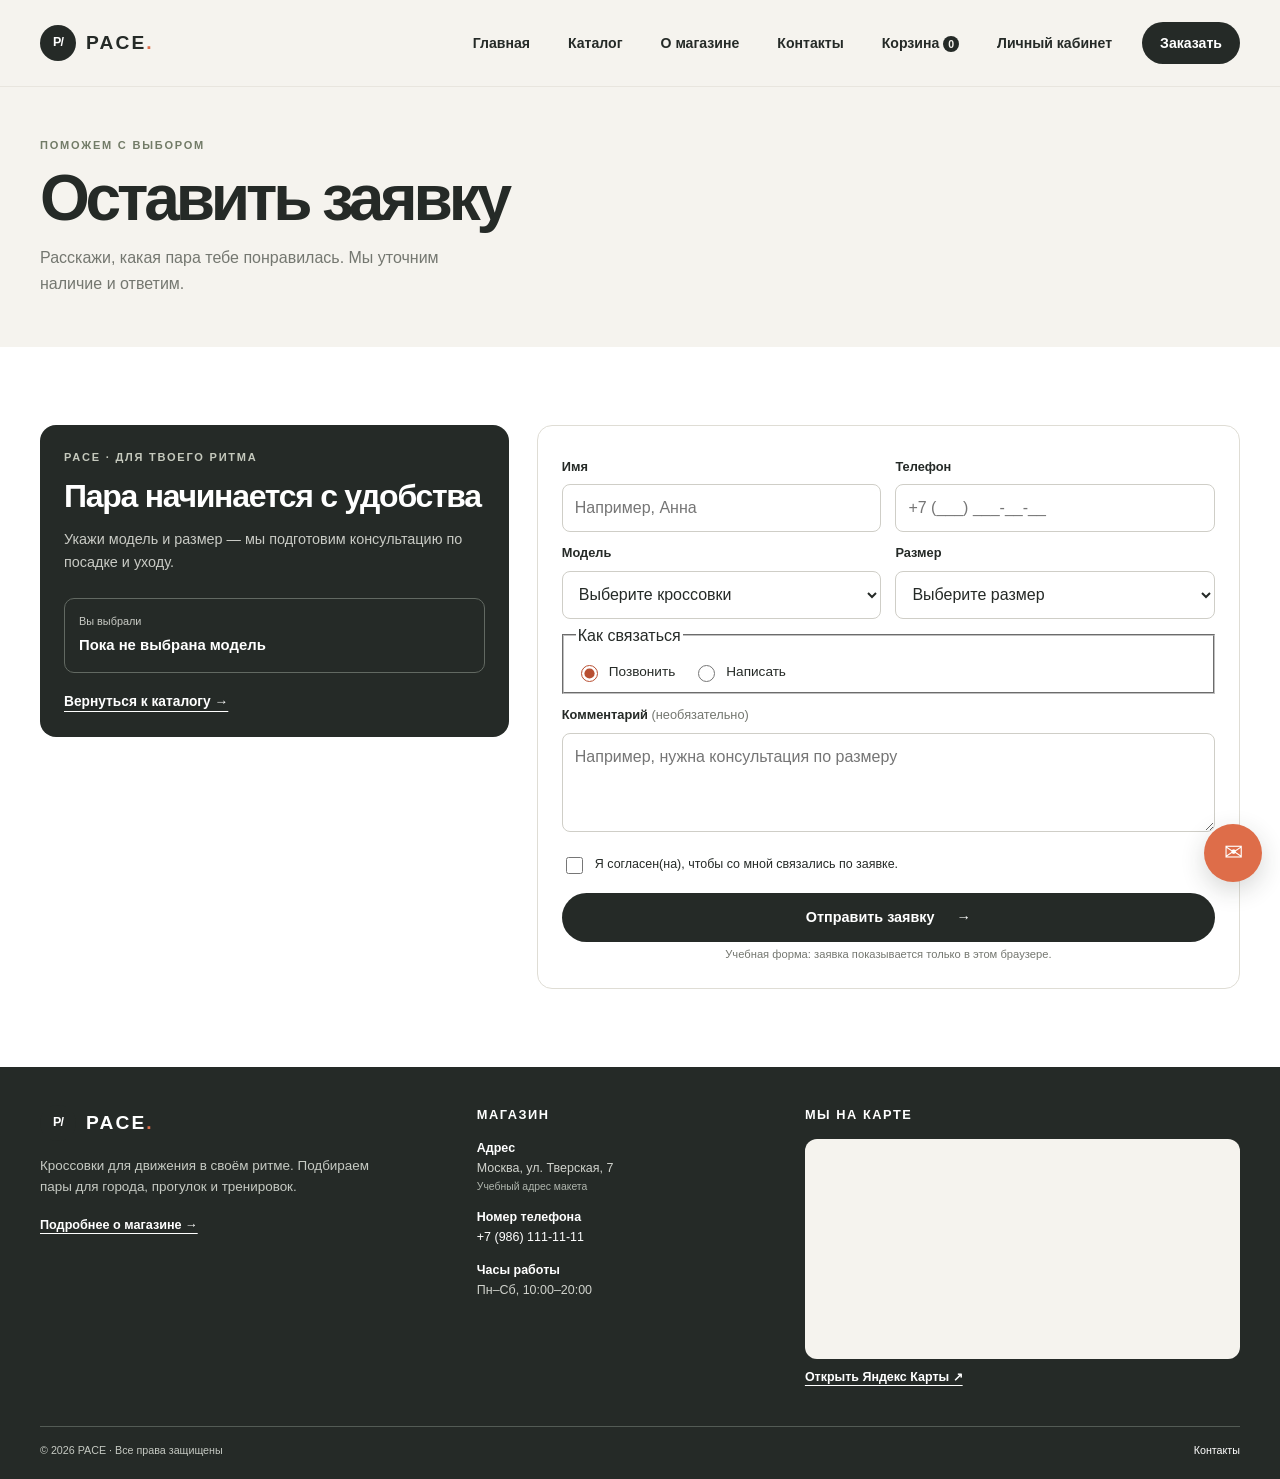
<file: order.html>
<!doctype html><html lang="ru"><head><meta charset="utf-8"><meta name="viewport" content="width=device-width, initial-scale=1"><meta name="theme-color" content="#f5f3ee"><meta name="description" content="PACE — кроссовки для города и активной жизни"><title>Заявка на заказ — PACE</title><link rel="icon" href="images/pace-favicon.svg" type="image/svg+xml"><link rel="stylesheet" href="css/style.css"><link rel="stylesheet" href="css/responsive.css"></head><body><a class="skip-link" href="#main">Перейти к основному содержимому</a><header class="site-header"><div class="container header-inner"><a class="brand" href="index.html" aria-label="PACE — главная"><span class="brand-mark">P/</span><span>PACE<span class="brand-dot">.</span></span></a><button class="menu-toggle" type="button" aria-expanded="false" aria-controls="site-nav" aria-label="Открыть меню"><span></span><span></span></button><nav class="site-nav" id="site-nav" aria-label="Главная навигация"><a href="index.html">Главная</a><a href="catalog.html">Каталог</a><a href="about.html">О магазине</a><a href="contacts.html">Контакты</a><a href="cart.html" class="cart-nav">Корзина <span data-cart-count>0</span></a><a href="account.html">Личный кабинет</a><a class="nav-order" href="order.html" aria-current="page">Заказать</a></nav></div></header><main id="main" tabindex="-1"><section class="page-intro"><div class="container"><span class="eyebrow">ПОМОЖЕМ С ВЫБОРОМ</span><h1>Оставить заявку</h1><p>Расскажи, какая пара тебе понравилась. Мы уточним наличие и ответим.</p></div></section><section class="section-block"><div class="container order-layout"><aside class="order-aside"><span class="eyebrow">PACE · ДЛЯ ТВОЕГО РИТМА</span><h2>Пара начинается с удобства</h2><p>Укажи модель и размер — мы подготовим консультацию по посадке и уходу.</p><div class="order-summary" id="orderSummary"><span>Вы выбрали</span><strong>Пока не выбрана модель</strong></div><a class="text-link" href="catalog.html">Вернуться к каталогу →</a></aside><form class="order-form" id="orderForm" novalidate><div class="form-group"><label for="customerName">Имя</label><input class="field-control" id="customerName" aria-describedby="customerName-error" name="name" autocomplete="name" required minlength="2" placeholder="Например, Анна"><small class="error-message" role="alert" id="customerName-error">Введите имя не короче двух символов.</small></div><div class="form-group"><label for="customerPhone">Телефон</label><input class="field-control" id="customerPhone" aria-describedby="customerPhone-error" name="phone" type="tel" autocomplete="tel" required placeholder="+7 (___) ___-__-__"><small class="error-message" role="alert" id="customerPhone-error">Укажите номер телефона.</small></div><div class="form-group"><label for="shoeChoice">Модель</label><select class="field-control" id="shoeChoice" aria-describedby="shoeChoice-error" name="shoe" required><option value="">Выберите кроссовки</option></select><small class="error-message" role="alert" id="shoeChoice-error">Выберите модель.</small></div><div class="form-group"><label for="shoeSize">Размер</label><select class="field-control" id="shoeSize" aria-describedby="shoeSize-error" name="size" required><option value="">Выберите размер</option></select><small class="error-message" role="alert" id="shoeSize-error">Выберите размер.</small></div><fieldset class="form-group form-wide"><legend>Как связаться</legend><div class="radio-row"><label><input type="radio" name="contact" value="Звонок" checked> Позвонить</label><label><input type="radio" name="contact" value="Сообщение"> Написать</label></div></fieldset><div class="form-group form-wide"><label for="orderComment">Комментарий <span>(необязательно)</span></label><textarea class="field-control" id="orderComment" name="comment" rows="3" placeholder="Например, нужна консультация по размеру"></textarea></div><label class="consent form-wide"><input type="checkbox" id="consent" aria-describedby="consent-error" required><span>Я согласен(на), чтобы со мной связались по заявке.</span></label><small class="error-message form-wide" role="alert" id="consent-error">Подтвердите согласие перед отправкой заявки.</small><button class="button button-dark form-wide" type="submit">Отправить заявку <span aria-hidden="true">→</span></button><p class="form-note form-wide">Учебная форма: заявка показывается только в этом браузере.</p><div class="form-success form-wide" id="formSuccess" role="status" hidden>Заявка подготовлена. Спасибо!</div></form></div></section></main><footer class="site-footer"><div class="container footer-grid"><div class="footer-about"><a class="brand footer-brand" href="index.html"><span class="brand-mark">P/</span><span>PACE<span class="brand-dot">.</span></span></a><p>Кроссовки для движения в своём ритме. Подбираем пары для города, прогулок и тренировок.</p><a class="footer-more" href="about.html">Подробнее о магазине →</a></div><div class="footer-details"><h2>Магазин</h2><p class="demo-address"><strong>Адрес</strong><br>Москва, ул. Тверская, 7 <small>Учебный адрес макета</small></p><p><strong>Номер телефона</strong><br><a href="tel:+79861111111">+7 (986) 111-11-11</a></p><p><strong>Часы работы</strong><br>Пн–Сб, 10:00–20:00</p></div><div class="footer-map"><h2>Мы на карте</h2><iframe title="Демонстрационная точка магазина PACE на Яндекс Картах" src="https://yandex.ru/map-widget/v1/?ll=37.6058%2C55.7602&z=15&mode=search&text=Москва%2C%20улица%20Тверская%2C%207" loading="lazy" referrerpolicy="no-referrer-when-downgrade"></iframe><a href="https://yandex.ru/maps/?ll=37.6058%2C55.7602&z=15&text=Москва%2C%20улица%20Тверская%2C%207" target="_blank" rel="noopener noreferrer">Открыть Яндекс Карты ↗</a></div><div class="footer-bottom"><span>© 2026 PACE · Все права защищены</span><a href="contacts.html">Контакты</a></div></div></footer><script defer src="js/data.js"></script><script defer src="js/main.js"></script></body></html>
</file>
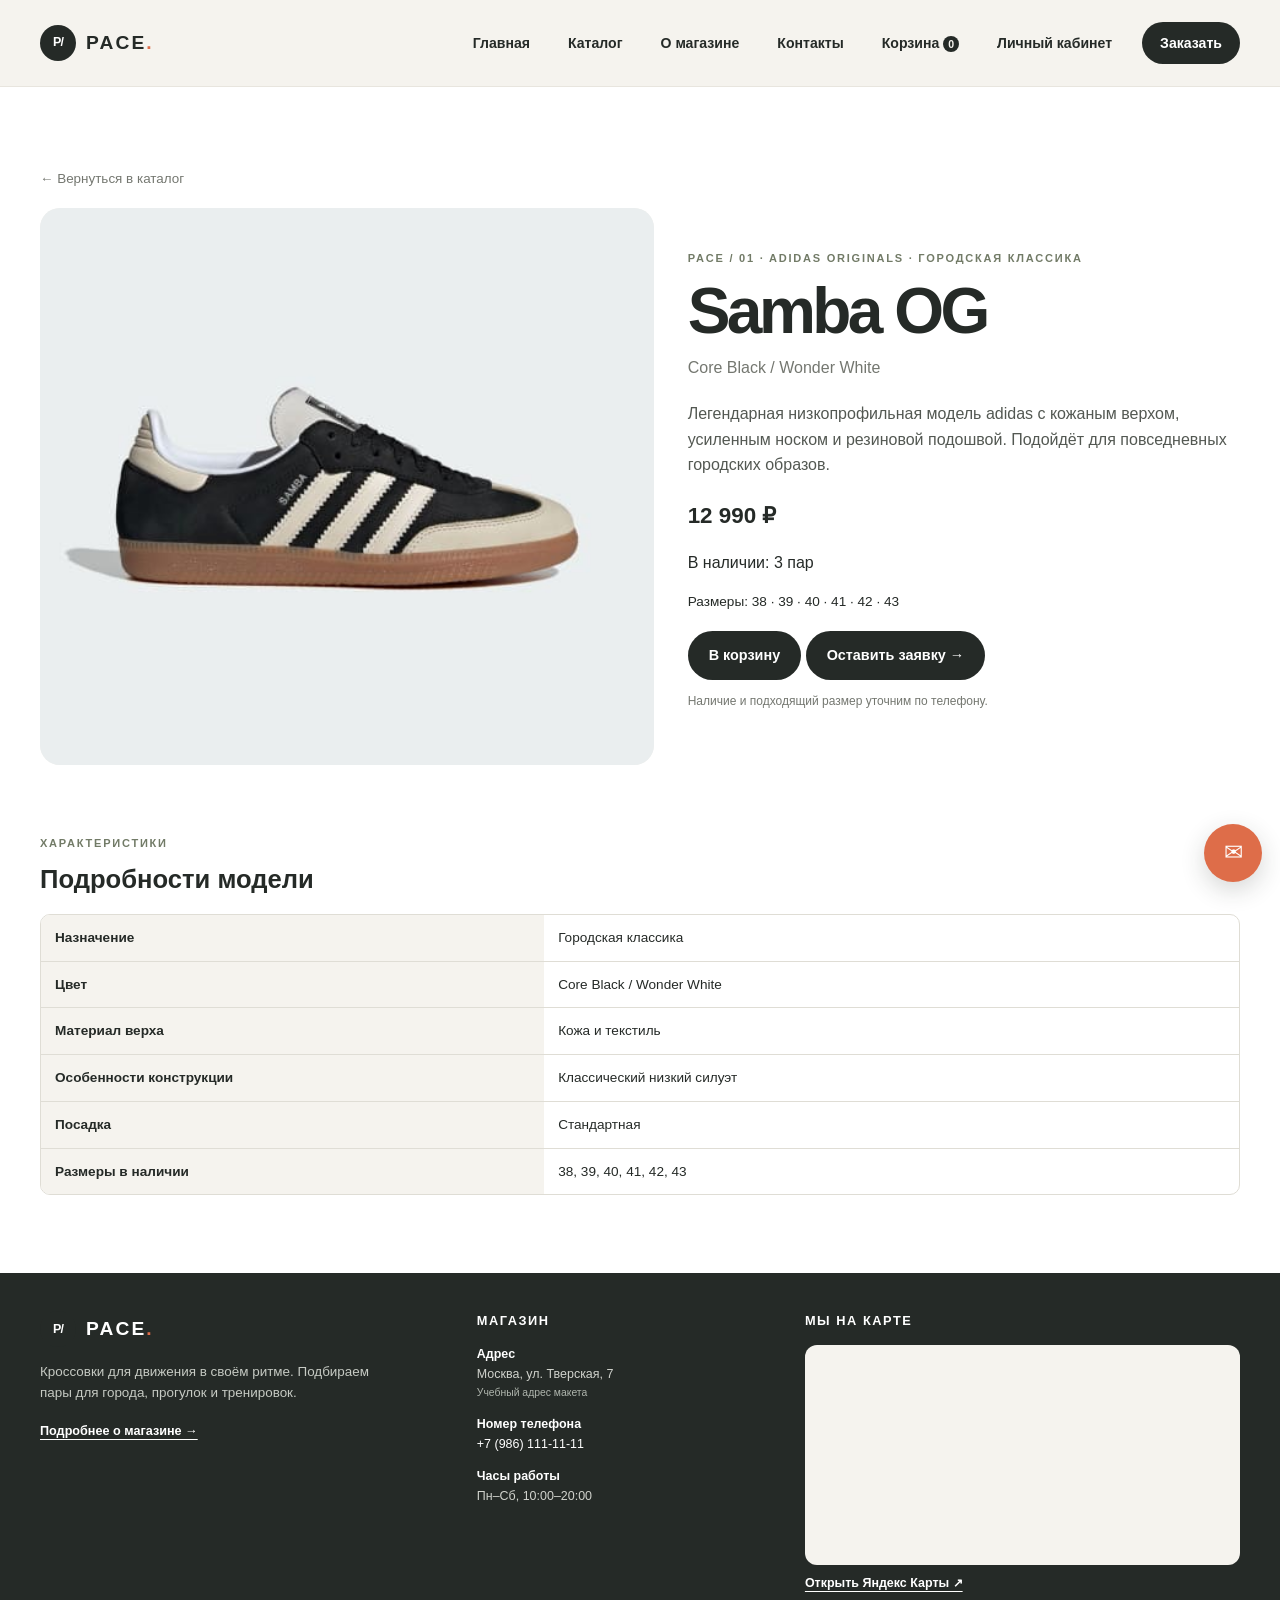
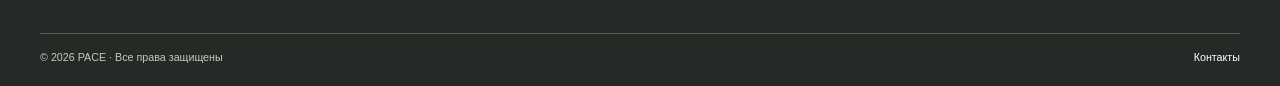
<file: product.html>
<!doctype html><html lang="ru"><head><meta charset="utf-8"><meta name="viewport" content="width=device-width, initial-scale=1"><meta name="theme-color" content="#f5f3ee"><meta name="description" content="PACE — кроссовки для города и активной жизни"><title>Модель кроссовок — PACE</title><link rel="icon" href="images/pace-favicon.svg" type="image/svg+xml"><link rel="stylesheet" href="css/style.css"><link rel="stylesheet" href="css/responsive.css"></head><body><a class="skip-link" href="#main">Перейти к основному содержимому</a><header class="site-header"><div class="container header-inner"><a class="brand" href="index.html" aria-label="PACE — главная"><span class="brand-mark">P/</span><span>PACE<span class="brand-dot">.</span></span></a><button class="menu-toggle" type="button" aria-expanded="false" aria-controls="site-nav" aria-label="Открыть меню"><span></span><span></span></button><nav class="site-nav" id="site-nav" aria-label="Главная навигация"><a href="index.html">Главная</a><a href="catalog.html" aria-current="page">Каталог</a><a href="about.html">О магазине</a><a href="contacts.html">Контакты</a><a href="cart.html" class="cart-nav">Корзина <span data-cart-count>0</span></a><a href="account.html">Личный кабинет</a><a class="nav-order" href="order.html">Заказать</a></nav></div></header><main id="main" tabindex="-1"><section class="section-block product-page"><div class="container"><a class="back-link" href="catalog.html">← Вернуться в каталог</a><div class="product-detail" data-product></div></div></section></main><footer class="site-footer"><div class="container footer-grid"><div class="footer-about"><a class="brand footer-brand" href="index.html"><span class="brand-mark">P/</span><span>PACE<span class="brand-dot">.</span></span></a><p>Кроссовки для движения в своём ритме. Подбираем пары для города, прогулок и тренировок.</p><a class="footer-more" href="about.html">Подробнее о магазине →</a></div><div class="footer-details"><h2>Магазин</h2><p class="demo-address"><strong>Адрес</strong><br>Москва, ул. Тверская, 7 <small>Учебный адрес макета</small></p><p><strong>Номер телефона</strong><br><a href="tel:+79861111111">+7 (986) 111-11-11</a></p><p><strong>Часы работы</strong><br>Пн–Сб, 10:00–20:00</p></div><div class="footer-map"><h2>Мы на карте</h2><iframe title="Демонстрационная точка магазина PACE на Яндекс Картах" src="https://yandex.ru/map-widget/v1/?ll=37.6058%2C55.7602&z=15&mode=search&text=Москва%2C%20улица%20Тверская%2C%207" loading="lazy" referrerpolicy="no-referrer-when-downgrade"></iframe><a href="https://yandex.ru/maps/?ll=37.6058%2C55.7602&z=15&text=Москва%2C%20улица%20Тверская%2C%207" target="_blank" rel="noopener noreferrer">Открыть Яндекс Карты ↗</a></div><div class="footer-bottom"><span>© 2026 PACE · Все права защищены</span><a href="contacts.html">Контакты</a></div></div></footer><script defer src="js/data.js"></script><script defer src="js/main.js"></script></body></html>
</file>
<file: css/style.css>
:root {
    --ink: #252a27;
    --muted: #747770;
    --paper: #f5f3ee;
    --white: #fff;
    --line: #dfddd5;
    --accent: #de6d49;
    --accent-dark: #b84f32;
    --olive: #727b67;
    --max: 1200px;
    --space: 1.25rem
}

* {
    box-sizing: border-box
}

html {
    scroll-behavior: smooth
}

body {
    margin: 0;
    background: var(--white);
    color: var(--ink);
    font-family: Arial, Helvetica, sans-serif;
    font-size: 16px;
    line-height: 1.6
}

img,
picture {
    max-width: 100%
}

img {
    height: auto;
    display: block
}

a {
    color: inherit
}

button,
input,
select,
textarea {
    font: inherit
}

button,
a {
    -webkit-tap-highlight-color: transparent
}

.container {
    width: min(calc(100% - 36px), var(--max));
    margin-inline: auto
}

.site-header {
    position: relative;
    z-index: 10;
    background: var(--paper);
    border-bottom: 1px solid #e8e5de
}

.header-inner {
    min-height: 76px;
    display: flex;
    align-items: center;
    justify-content: space-between;
    gap: 20px
}

.brand {
    display: inline-flex;
    align-items: center;
    gap: 10px;
    text-decoration: none;
    font-weight: 800;
    font-size: 1.2rem;
    letter-spacing: .11em
}

.brand-mark {
    display: grid;
    place-items: center;
    width: 36px;
    height: 36px;
    border-radius: 50%;
    background: var(--ink);
    color: white;
    font-size: .78rem;
    letter-spacing: -.08em
}

.brand-dot {
    color: var(--accent)
}

.menu-toggle {
    width: 44px;
    height: 44px;
    border: 1px solid var(--line);
    background: transparent;
    border-radius: 50%;
    display: grid;
    place-content: center;
    gap: 5px;
    cursor: pointer
}

.menu-toggle span {
    display: block;
    width: 17px;
    height: 2px;
    background: var(--ink)
}

.site-nav {
    display: none;
    position: absolute;
    top: 100%;
    left: 0;
    right: 0;
    background: var(--paper);
    padding: 16px 18px 22px;
    border-bottom: 1px solid var(--line);
    box-shadow: 0 12px 20px #252a2710
}

.site-nav.is-open {
    display: grid;
    gap: 3px
}

.site-nav a {
    padding: 11px 10px;
    text-decoration: none;
    font-size: .94rem;
    font-weight: 700
}

.site-nav a:hover,
.site-nav a:focus-visible {
    color: var(--accent-dark)
}

.site-nav .nav-order {
    background: var(--ink);
    color: white;
    border-radius: 999px;
    text-align: center;
    margin-top: 6px
}

.hero {
    background: var(--paper);
    overflow: hidden
}

.hero-layout {
    display: grid;
    gap: 18px;
    padding-block: 46px 30px
}

.hero-copy {
    max-width: 540px
}

.eyebrow {
    display: block;
    color: var(--olive);
    font-size: .69rem;
    font-weight: 800;
    letter-spacing: .16em;
    text-transform: uppercase
}

.hero h1,
.page-intro h1 {
    font-size: clamp(2.8rem, 12vw, 5.3rem);
    line-height: .98;
    letter-spacing: -.065em;
    margin: 20px 0
}

.hero h1 em {
    font-style: normal;
    color: var(--accent)
}

.hero-copy>p,
.page-intro p {
    color: var(--muted);
    max-width: 460px;
    font-size: 1rem
}

.hero-actions {
    display: flex;
    align-items: center;
    flex-wrap: wrap;
    gap: 18px;
    margin-top: 25px
}

.button {
    min-height: 48px;
    padding: 12px 20px;
    border: 1px solid transparent;
    border-radius: 999px;
    display: inline-flex;
    justify-content: center;
    align-items: center;
    gap: 22px;
    text-decoration: none;
    font-size: .9rem;
    font-weight: 800;
    cursor: pointer
}

.button-dark {
    background: var(--ink);
    color: white
}

.button-dark:hover,
.button-dark:focus-visible {
    background: var(--accent-dark);
    color: white
}

.text-link {
    color: var(--ink);
    font-size: .86rem;
    font-weight: 700;
    text-underline-offset: 5px
}

.hero-note {
    display: flex;
    align-items: center;
    gap: 11px;
    margin-top: 32px;
    font-size: .78rem;
    color: var(--muted);
    line-height: 1.35
}

.hero-note strong {
    color: var(--ink)
}

.note-mark {
    width: 34px;
    height: 34px;
    display: grid;
    place-items: center;
    border-radius: 50%;
    background: #e5e8df;
    color: var(--olive);
    font-size: 1.2rem
}

.hero-visual {
    position: relative;
    min-width: 0
}

.hero-visual img {
    width: 100%;
    border-radius: 24px
}

.hero-tag {
    position: absolute;
    right: 14px;
    top: 14px;
    padding: 9px 12px;
    background: var(--white);
    border-radius: 10px;
    font-size: .63rem;
    line-height: 1.5;
    letter-spacing: .1em
}

.hero-tag b {
    font-size: .8rem
}

.hero-index {
    position: absolute;
    bottom: 12px;
    left: 15px;
    font-size: .65rem;
    font-weight: 800;
    letter-spacing: .1em
}

.section-block {
    padding-block: 54px
}

.section-heading {
    display: flex;
    align-items: end;
    justify-content: space-between;
    gap: 14px;
    margin-bottom: 24px
}

.section-heading h2,
.story-layout h2,
.values-grid h2,
.faq-block h2 {
    font-size: clamp(1.8rem, 7vw, 2.75rem);
    line-height: 1.05;
    letter-spacing: -.05em;
    margin: 9px 0 0
}

.section-heading .text-link {
    white-space: nowrap
}

.product-grid {
    display: grid;
    grid-template-columns: 1fr;
    gap: 18px
}

.product-card {
    min-width: 0;
    background: var(--white);
    border: 1px solid #ecebe6;
    border-radius: 15px;
    overflow: hidden;
    transition: transform .18s, box-shadow .18s
}

.product-card:hover {
    transform: translateY(-3px);
    box-shadow: 0 14px 32px #1d292016
}

.product-image {
    display: block;
    position: relative;
    overflow: hidden;
    background: var(--paper)
}

.product-image picture,
.product-image img {
    display: block;
    width: 100%
}

.product-image img {
    width: 100%;
    aspect-ratio: 1.23;
    object-fit: cover
}

.product-category {
    position: absolute;
    left: 12px;
    top: 12px;
    padding: 6px 9px;
    border-radius: 999px;
    background: #ffffffd9;
    font-size: .65rem;
    font-weight: 700
}

.product-card-info {
    padding: 15px
}

.product-code {
    color: var(--muted);
    font-size: .61rem;
    font-weight: 800;
    letter-spacing: .13em
}

.product-card h2 {
    font-size: 1.22rem;
    line-height: 1.1;
    margin: 6px 0
}

.product-card h2 a {
    text-decoration: none
}

.product-card-info p {
    margin: 0;
    color: var(--muted);
    font-size: .82rem
}

.product-card-bottom {
    display: flex;
    align-items: center;
    justify-content: space-between;
    margin-top: 16px
}

.product-card-bottom strong {
    font-size: .95rem
}

.round-link {
    display: grid;
    place-items: center;
    width: 36px;
    height: 36px;
    border: 1px solid var(--line);
    border-radius: 50%;
    text-decoration: none;
    font-size: 1.1rem
}

.round-link:hover {
    background: var(--ink);
    color: white
}

.story-band {
    background: var(--ink);
    color: white;
    padding-block: 42px
}

.story-layout {
    display: grid;
    gap: 12px
}

.story-layout .eyebrow {
    color: #c3c8bd
}

.story-layout h2 {
    font-size: clamp(2.15rem, 9vw, 3.5rem)
}

.story-number {
    font-size: .75rem;
    color: #c3c8bd;
    letter-spacing: .12em
}

.story-layout>p {
    margin: 5px 0 0;
    max-width: 360px;
    color: #c9cbc5;
    font-size: .9rem
}

.category-grid {
    display: grid;
    gap: 12px
}

.category-tile {
    position: relative;
    min-height: 180px;
    padding: 20px;
    border-radius: 16px;
    display: flex;
    flex-direction: column;
    align-items: flex-start;
    justify-content: space-between;
    text-decoration: none;
    overflow: hidden
}

.category-tile>span:first-child {
    font-size: .62rem;
    font-weight: 800;
    letter-spacing: .13em
}

.category-tile b {
    font-size: 1.7rem;
    line-height: 1.04;
    letter-spacing: -.04em
}

.category-light {
    background: #e8e7e0
}

.category-orange {
    background: #e1a184;
    color: #342824
}

.category-dark {
    background: #313b36;
    color: white
}

.tile-arrow {
    position: absolute;
    right: 20px;
    bottom: 18px;
    font-size: 1.3rem
}

.page-intro {
    background: var(--paper);
    padding-block: 38px 34px
}

.page-intro h1 {
    font-size: clamp(2.4rem, 10vw, 4rem);
    margin-block: 12px
}

.page-intro p {
    margin-bottom: 0
}

.catalog-layout {
    display: grid;
    gap: 30px
}

.filter-panel {
    padding: 18px;
    background: var(--paper);
    border: 1px solid var(--line);
    border-radius: 14px;
    align-self: start
}

.filter-head {
    display: flex;
    align-items: center;
    justify-content: space-between;
    margin-bottom: 15px
}

.filter-head h2 {
    font-size: 1.25rem;
    margin: 0
}

.reset-button {
    border: 0;
    background: transparent;
    text-decoration: underline;
    text-underline-offset: 3px;
    color: var(--muted);
    font-size: .76rem;
    cursor: pointer
}

.field-label,
.form-group>label,
.filter-group legend {
    display: block;
    margin: 16px 0 6px;
    font-size: .8rem;
    font-weight: 800
}

.field-control {
    width: 100%;
    min-height: 46px;
    padding: 10px 12px;
    border: 1px solid #cfcec7;
    border-radius: 8px;
    background: white;
    color: var(--ink)
}

.field-control:focus {
    outline: 3px solid #de6d4940;
    border-color: var(--accent-dark)
}

.filter-group {
    border: 0;
    padding: 0;
    margin: 14px 0
}

.filter-group legend {
    margin-bottom: 7px
}

.filter-group label {
    display: flex;
    align-items: center;
    gap: 9px;
    margin: 8px 0;
    color: #555b56;
    font-size: .86rem
}

.filter-group input,
.consent input,
.radio-row input {
    accent-color: var(--accent-dark);
    width: 17px;
    height: 17px
}

.size-filter {
    display: flex;
    flex-wrap: wrap;
    gap: 7px
}

.size-filter button {
    width: 41px;
    height: 38px;
    border: 1px solid var(--line);
    border-radius: 7px;
    background: white;
    cursor: pointer
}

.size-filter button.is-selected {
    border-color: var(--ink);
    background: var(--ink);
    color: white
}

.catalog-toolbar {
    display: flex;
    align-items: baseline;
    justify-content: space-between;
    gap: 10px;
    margin-bottom: 14px
}

.catalog-toolbar p {
    margin: 0;
    font-size: .83rem;
    font-weight: 800
}

.catalog-toolbar span {
    font-size: .65rem;
    color: var(--muted);
    text-align: right
}

.empty-state {
    grid-column: 1/-1;
    padding: 32px 10px;
    text-align: center;
    color: var(--muted);
    background: var(--paper);
    border-radius: 12px
}

.product-page {
    padding-top: 30px
}

.back-link {
    display: inline-block;
    margin-bottom: 18px;
    color: var(--muted);
    font-size: .84rem;
    text-decoration: none
}

.product-detail {
    display: grid;
    gap: 25px
}

.product-detail-image {
    background: var(--paper);
    border-radius: 20px;
    overflow: hidden
}

.product-detail-image img {
    width: 100%;
    aspect-ratio: 1.2;
    object-fit: cover
}

.product-detail-copy h1 {
    font-size: clamp(2.4rem, 10vw, 4rem);
    letter-spacing: -.055em;
    line-height: 1;
    margin: 12px 0
}

.product-detail-color {
    color: var(--muted);
    margin: 0
}

.product-description {
    max-width: 540px;
    margin: 20px 0;
    color: #535852
}

.detail-price {
    display: block;
    font-size: 1.4rem;
    margin: 16px 0
}

.detail-sizes {
    margin: 0 0 18px;
    font-size: .85rem
}

.product-note {
    font-size: .75rem;
    color: var(--muted)
}

.specs-section {
    margin-top: 36px
}

.specs-section h2 {
    font-size: 1.6rem;
    margin: 6px 0 14px
}

.table-wrapper {
    max-width: 100%;
    overflow-x: auto;
    -webkit-overflow-scrolling: touch;
    border: 1px solid var(--line);
    border-radius: 10px
}

.product-table {
    width: 100%;
    min-width: 560px;
    border-collapse: collapse;
    font-size: .85rem
}

.product-table th,
.product-table td {
    padding: 12px 14px;
    border-bottom: 1px solid var(--line);
    text-align: left
}

.product-table tr:last-child th,
.product-table tr:last-child td {
    border-bottom: 0
}

.product-table th {
    width: 42%;
    background: var(--paper);
    font-weight: 700
}

.order-layout {
    display: grid;
    gap: 24px
}

.order-aside {
    padding: 24px;
    border-radius: 16px;
    background: var(--ink);
    color: white
}

.order-aside .eyebrow {
    color: #c5c9bd
}

.order-aside h2 {
    font-size: 2rem;
    line-height: 1.05;
    letter-spacing: -.04em;
    margin: 14px 0
}

.order-aside>p {
    color: #c9cbc5;
    font-size: .9rem
}

.order-aside .text-link {
    display: inline-block;
    color: white;
    margin-top: 18px
}

.order-summary {
    display: grid;
    gap: 3px;
    margin-top: 24px;
    padding: 14px;
    border: 1px solid #626962;
    border-radius: 10px
}

.order-summary span {
    font-size: .68rem;
    color: #c9cbc5
}

.order-summary strong {
    font-size: .93rem
}

.order-form {
    display: grid;
    grid-template-columns: 1fr;
    gap: 4px;
    padding: 20px;
    border: 1px solid var(--line);
    border-radius: 15px
}

.form-group {
    min-width: 0;
    margin: 0
}

.form-group>label,
.form-group legend {
    margin: 7px 0
}

.form-group label span {
    font-weight: 400;
    color: var(--muted)
}

.form-group .field-control {
    min-height: 48px
}

.form-group textarea {
    resize: vertical
}

.error-message {
    display: none;
    color: #b44335;
    font-size: .72rem;
    margin-top: 4px
}

.was-validated :invalid~.error-message {
    display: block
}

.radio-row {
    display: flex;
    gap: 18px;
    flex-wrap: wrap
}

.radio-row label {
    display: flex;
    align-items: center;
    gap: 8px;
    font-size: .85rem
}

.consent {
    display: flex;
    align-items: flex-start;
    gap: 9px;
    margin: 12px 0;
    font-size: .78rem
}

.consent input {
    flex: 0 0 auto;
    margin-top: 2px
}

.form-note {
    margin: 0;
    text-align: center;
    color: var(--muted);
    font-size: .7rem
}

.form-success {
    padding: 12px;
    border-radius: 8px;
    background: #e3eee4;
    color: #264c33;
    font-size: .84rem
}

.about-layout {
    display: grid;
    gap: 30px;
    align-items: center
}

.about-copy h2 {
    font-size: clamp(2.2rem, 9vw, 3.3rem);
    line-height: 1.02;
    letter-spacing: -.05em;
    margin: 14px 0
}

.about-copy p {
    max-width: 600px;
    color: #5f645f
}

.about-card {
    position: relative;
    min-height: 290px;
    padding: 22px;
    border-radius: 18px;
    background: #e7e2d8;
    overflow: hidden
}

.about-card-top {
    position: relative;
    z-index: 1;
    font-size: .67rem;
    font-weight: 800;
    letter-spacing: .13em
}

.about-swoosh {
    position: absolute;
    right: 20px;
    top: 16px;
    color: #df6d49;
    font-size: 13rem;
    font-weight: 900;
    line-height: 1;
    letter-spacing: -.15em
}

.about-card p {
    position: absolute;
    bottom: 12px;
    left: 22px;
    font-size: 1.25rem;
    font-weight: 800;
    line-height: 1.1
}

.values-section {
    background: var(--paper)
}

.values-grid {
    display: grid;
    gap: 22px
}

.values-grid article {
    border-top: 1px solid #ceccc4;
    padding-top: 14px
}

.values-grid article>span {
    font-size: .72rem;
    color: var(--accent-dark);
    font-weight: 800
}

.values-grid h2 {
    font-size: 1.35rem;
    margin: 9px 0
}

.values-grid p {
    margin: 0;
    color: var(--muted);
    font-size: .86rem
}

.contact-layout {
    display: grid;
    gap: 25px
}

.contact-copy h2 {
    font-size: 1.8rem;
    margin: 0 0 20px
}

.contact-item {
    display: grid;
    gap: 3px;
    padding: 14px 0;
    border-bottom: 1px solid var(--line)
}

.contact-item>span {
    font-size: .65rem;
    letter-spacing: .13em;
    font-weight: 800;
    color: var(--muted)
}

.contact-item a,
.contact-item strong {
    font-size: 1rem;
    text-decoration: none
}

.contact-item small {
    font-size: .72rem;
    color: var(--muted)
}

.contact-copy .button {
    margin-top: 22px
}

.contact-map iframe,
.footer-map iframe {
    display: block;
    width: 100%;
    height: 300px;
    border: 0;
    border-radius: 12px;
    background: var(--paper)
}

.contact-map>a,
.footer-map>a {
    display: inline-block;
    margin-top: 9px;
    font-size: .78rem;
    font-weight: 700;
    text-underline-offset: 4px
}

.faq-block {
    background: var(--paper)
}

.faq-block h2 {
    margin-bottom: 20px
}

.faq-block details {
    padding: 15px 0;
    border-top: 1px solid var(--line)
}

.faq-block summary {
    font-weight: 700;
    cursor: pointer
}

.faq-block details p {
    color: var(--muted);
    font-size: .86rem;
    margin-bottom: 0
}

.site-footer {
    background: var(--ink);
    color: white;
    padding-block: 38px 20px
}

.footer-grid {
    display: grid;
    gap: 26px
}

.footer-brand {
    color: white
}

.footer-about p {
    max-width: 360px;
    color: #c6cac3;
    font-size: .84rem
}

.footer-more {
    font-size: .79rem;
    color: white;
    font-weight: 700;
    text-underline-offset: 4px
}

.footer-details h2,
.footer-map h2 {
    font-size: .8rem;
    letter-spacing: .12em;
    text-transform: uppercase;
    margin: 0 0 13px
}

.footer-details p {
    margin: 0 0 13px;
    color: #d1d3cd;
    font-size: .78rem
}

.footer-details strong {
    color: white
}

.footer-details a {
    color: white;
    text-decoration: none
}

.demo-address small {
    display: block;
    color: #afb5ad;
    font-size: .65rem
}

.footer-map iframe {
    height: 220px
}

.footer-map>a {
    color: white
}

.footer-bottom {
    display: flex;
    justify-content: space-between;
    gap: 10px;
    padding-top: 15px;
    border-top: 1px solid #535b55;
    color: #c5c9c2;
    font-size: .67rem
}

.footer-bottom a {
    color: white;
    text-decoration: none
}

/* Account page, chat widget and gentle hover motion */
.account-layout {
    display: grid;
    gap: 28px
}

.account-intro h2 {
    font-size: clamp(2rem, 8vw, 3.2rem);
    line-height: 1.05;
    letter-spacing: -.05em
}

.account-intro>p {
    max-width: 460px;
    color: var(--muted)
}

.account-form {
    display: grid;
    gap: 12px;
    padding: 22px;
    background: var(--paper);
    border: 1px solid var(--line);
    border-radius: 16px
}

.account-form h2 {
    margin: 0;
    font-size: 1.45rem
}

.account-form .form-group {
    margin: 0
}

.account-clear {
    justify-self: start;
    border: 0;
    padding: 5px 0;
    background: transparent;
    color: var(--muted);
    text-decoration: underline;
    cursor: pointer
}

.chat-launch {
    position: fixed;
    z-index: 30;
    right: 18px;
    bottom: 18px;
    width: 58px;
    height: 58px;
    border: 0;
    border-radius: 50%;
    background: var(--accent);
    color: #fff;
    font-size: 1.45rem;
    box-shadow: 0 8px 24px #252a2730;
    cursor: pointer;
    transition: transform .2s, background .2s
}

.chat-launch:hover {
    transform: translateY(-3px) scale(1.04);
    background: var(--accent-dark)
}

.chat-panel {
    position: fixed;
    z-index: 29;
    right: 16px;
    bottom: 88px;
    width: min(350px, calc(100vw - 32px));
    height: 420px;
    display: none;
    grid-template-rows: auto 1fr auto;
    background: #fff;
    border: 1px solid var(--line);
    border-radius: 18px;
    box-shadow: 0 18px 55px #252a2730;
    overflow: hidden
}

.chat-panel.is-open {
    display: grid;
    animation: chat-in .18s ease-out
}

.chat-head {
    display: flex;
    align-items: center;
    justify-content: space-between;
    padding: 14px 16px;
    background: var(--ink);
    color: #fff
}

.chat-head strong {
    display: block
}

.chat-head small {
    color: #d4d8d1
}

.chat-close {
    border: 0;
    background: transparent;
    color: #fff;
    font-size: 1.3rem;
    cursor: pointer
}

.chat-messages {
    display: flex;
    flex-direction: column;
    gap: 10px;
    padding: 14px;
    overflow: auto;
    background: #fbfaf7
}

.chat-message {
    max-width: 85%;
    padding: 9px 12px;
    border-radius: 13px;
    background: #e9e9e3;
    font-size: .84rem;
    line-height: 1.4
}

.chat-message.user {
    align-self: flex-end;
    background: #f3d8cc
}

.chat-form {
    display: grid;
    grid-template-columns: 1fr auto;
    gap: 8px;
    padding: 11px;
    border-top: 1px solid var(--line)
}

.chat-form input {
    min-width: 0;
    border: 1px solid var(--line);
    border-radius: 999px;
    padding: 10px 13px
}

.chat-form button {
    width: 42px;
    border: 0;
    border-radius: 50%;
    background: var(--ink);
    color: white;
    cursor: pointer
}

.product-card,
.category-tile,
.button,
.round-link,
.site-nav a {
    transition: transform .2s ease, box-shadow .2s ease, background-color .2s ease, color .2s ease
}

.product-card:hover {
    transform: translateY(-5px);
    box-shadow: 0 18px 38px #1d29201c
}

.product-image img {
    transition: transform .35s ease
}

.product-card:hover .product-image img {
    transform: scale(1.035)
}

.category-tile:hover {
    transform: translateY(-4px);
    box-shadow: 0 15px 28px #1d29201c
}

.button:hover,
.round-link:hover {
    transform: translateY(-2px)
}

.site-nav a:hover {
    transform: translateY(-1px)
}

@keyframes chat-in {
    from {
        opacity: 0;
        transform: translateY(8px)
    }

    to {
        opacity: 1;
        transform: translateY(0)
    }
}

@media (min-width:768px) {
    .account-layout {
        grid-template-columns: .9fr 1.1fr;
        align-items: start;
        gap: 50px
    }

    .account-form {
        padding: 28px
    }
}

@media (prefers-reduced-motion:reduce) {
    .chat-panel.is-open {
        animation: none
    }

    .product-card,
    .product-image img,
    .category-tile,
    .button,
    .round-link,
    .site-nav a,
    .chat-launch {
        transition: none
    }
}
/* Accessibility: skip navigation, visible keyboard focus, and screen-reader text. */
.skip-link {
    position: absolute;
    z-index: 1000;
    top: -100px;
    left: 16px;
    padding: 10px 14px;
    border-radius: 8px;
    background: #111;
    color: #fff;
    text-decoration: none
}
.skip-link:focus,
.skip-link:focus-visible {
    top: 16px
}
:focus-visible {
    outline: 3px solid #0057b8;
    outline-offset: 3px
}
.sr-only {
    position: absolute;
    width: 1px;
    height: 1px;
    padding: 0;
    margin: -1px;
    overflow: hidden;
    clip: rect(0, 0, 0, 0);
    white-space: nowrap;
    border: 0
}
.error-message[role="alert"] { color: #9b1c1c }
.error-message.is-visible { display: block }

/* Практическая работа 15: корзина и модальный просмотр */
.cart-nav span { display: inline-grid; place-items: center; min-width: 1.5em; height: 1.5em; border-radius: 50%; background: var(--ink); color: var(--paper); font-size: .75em }
.add-to-cart { margin-top: 14px; width: 100%; cursor: pointer }
.product-modal { position: fixed; inset: 0; z-index: 1000; display: grid; place-items: center; padding: 20px; background: rgb(20 20 20 / 65%) }
.product-modal[hidden] { display: none }
.product-modal-box { position: relative; display: grid; gap: 12px; width: min(100%, 620px); max-height: 90vh; overflow: auto; padding: 28px; background: var(--paper) }
.product-modal-box img { width: 100%; max-height: 300px; object-fit: contain }
.product-modal-box h2, .product-modal-box p { margin: 0 }
.modal-close { position: absolute; top: 10px; right: 12px; border: 0; background: transparent; font-size: 2rem; cursor: pointer }
.cart-list { display: grid; gap: 16px }
.cart-item { display: flex; align-items: center; gap: 18px; padding: 16px; background: #fff }
.cart-item img { width: 110px; height: 90px; object-fit: contain }
.cart-item h2, .cart-item p { margin: 5px 0 }
.cart-total { display: flex; justify-content: space-between; align-items: center; gap: 16px; margin-top: 24px }
@media (max-width: 560px) { .cart-item { flex-wrap: wrap } .cart-total { align-items: flex-start; flex-direction: column } }
</file>
<file: css/responsive.css>
/* Mobile First breakpoints: layout grows from one column to wider grids. */
@media (min-width: 480px){:root{--space:1.5rem}.container{width:min(calc(100% - 48px),var(--max))}.hero-layout{padding-top:54px}.product-grid{grid-template-columns:repeat(2,minmax(0,1fr));gap:20px}.category-grid{grid-template-columns:repeat(2,minmax(0,1fr))}.category-tile:last-child{grid-column:1/-1}.footer-grid{grid-template-columns:1fr 1fr}.footer-about{grid-column:1/-1}.footer-map{grid-column:1/-1}.footer-bottom{grid-column:1/-1}}
@media (min-width: 768px){.container{width:min(calc(100% - 64px),var(--max))}.menu-toggle{display:none}.header-inner{min-height:86px}.site-nav{position:static;display:flex;align-items:center;gap:3px;padding:0;border:0;box-shadow:none;background:transparent}.site-nav a{padding:10px 12px;font-size:.82rem}.site-nav .nav-order{margin:0 0 0 6px;padding-inline:18px}.hero-layout{grid-template-columns:.9fr 1.1fr;align-items:center;gap:22px;padding-block:45px}.hero h1{font-size:clamp(3.5rem,7vw,5.6rem)}.hero-copy>p{font-size:1.05rem}.hero-visual img{aspect-ratio:1.16;object-fit:cover}.section-block{padding-block:68px}.product-grid{grid-template-columns:repeat(3,minmax(0,1fr));gap:22px}.category-grid{grid-template-columns:repeat(3,minmax(0,1fr))}.category-tile:last-child{grid-column:auto}.category-tile{min-height:205px}.story-layout{grid-template-columns:.25fr 1fr 1fr;align-items:center;gap:22px}.story-layout>p{justify-self:end}.page-intro{padding-block:50px}.catalog-layout{grid-template-columns:230px minmax(0,1fr);align-items:start;gap:26px}.filter-panel{position:sticky;top:18px}.product-detail{grid-template-columns:1fr .9fr;align-items:center;gap:34px}.product-detail-image img{aspect-ratio:1.1}.specs-section{grid-column:1/-1}.order-layout{grid-template-columns:.8fr 1.2fr;align-items:start;gap:28px}.order-aside{position:sticky;top:20px}.order-form{grid-template-columns:repeat(2,minmax(0,1fr));column-gap:14px;padding:24px}.form-wide{grid-column:1/-1}.about-layout{grid-template-columns:1.05fr .95fr;gap:48px}.about-card{min-height:360px}.values-grid{grid-template-columns:repeat(3,minmax(0,1fr));gap:25px}.contact-layout{grid-template-columns:.75fr 1.25fr;gap:40px;align-items:start}.contact-map iframe{height:380px}.footer-grid{grid-template-columns:1.1fr .8fr 1.2fr;gap:24px}.footer-about{grid-column:auto}.footer-map{grid-column:auto}.footer-bottom{grid-column:1/-1}}
@media (min-width: 1024px){.container{width:min(calc(100% - 80px),var(--max))}.site-nav{gap:10px}.site-nav a{font-size:.88rem;padding-inline:14px}.hero-layout{grid-template-columns:.85fr 1.15fr;gap:40px;padding-block:54px}.hero-visual img{aspect-ratio:1.25}.product-grid{grid-template-columns:repeat(3,minmax(0,1fr));gap:25px}.catalog-layout{grid-template-columns:250px minmax(0,1fr);gap:36px}.section-block{padding-block:78px}.story-band{padding-block:56px}.footer-grid{gap:38px}}
@media (min-width: 1440px){:root{--max:1280px}.hero-layout{padding-block:68px}.product-grid{grid-template-columns:repeat(4,minmax(0,1fr))}.category-tile{min-height:235px}.section-block{padding-block:88px}}
@media (prefers-reduced-motion: reduce){html{scroll-behavior:auto}*,*::before,*::after{transition-duration:.01ms!important;animation-duration:.01ms!important}}
</file>
